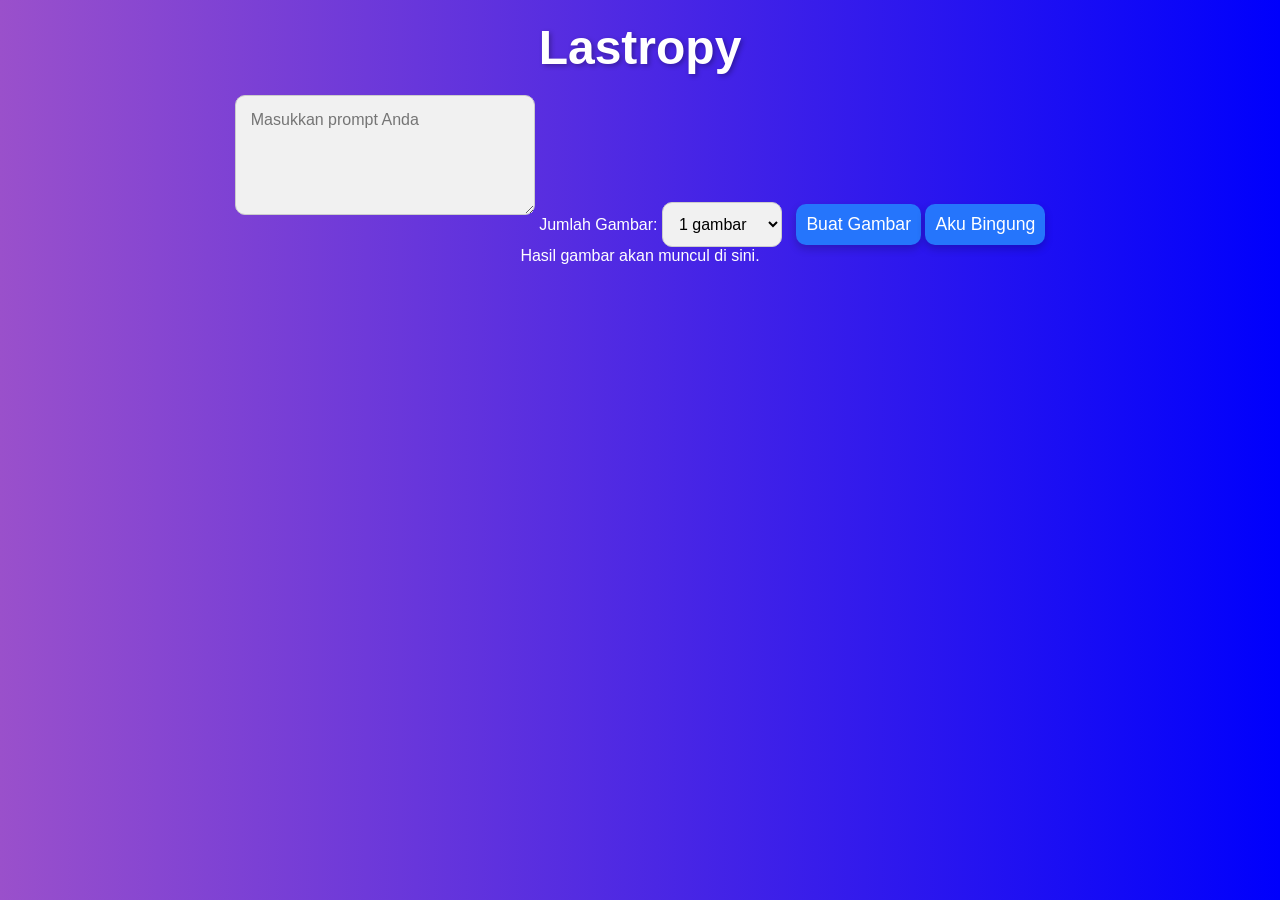
<file: Ai/index.html>
<!DOCTYPE html>
<html lang="en">
<head>
  <meta charset="UTF-8">
  <meta name="viewport" content="width=device-width, initial-scale=1.0">
  <title>Aplikasi pembuat gambar</title>
  <link rel="stylesheet" href="style.css">
</head>
<body>
    <h1>Lastropy</h1>
    <div>
  <textarea id="prompt" placeholder="Masukkan prompt Anda"></textarea>
  <label for="numImages">Jumlah Gambar:</label>
  <select id="numImages">
    <option value="1">1 gambar</option>
    <option value="2">2 gambar</option>
    <option value="3">3 gambar</option>
    <option value="4">4 gambar</option>
    <option value="5">5 gambar</option>
    <option value="6">6 gambar</option>
    <option value="7">7 gambar</option>
    <option value="8">8 gambar</option>
    <option value="9">9 gambar</option>
    <option value="10">10 gambar</option>
    <option value="11">11 gambar</option>
    <option value="12">12 gambar</option>
    <option value="13">13 gambar</option>
    <option value="14">14 gambar</option>
  </select>
  <button id="generateBtn">Buat Gambar</button>
  <button id="randomPromptBtn">Aku Bingung</button>
</div>
<div id="result"></div>
      <p>Hasil gambar akan muncul di sini.</p>
    </div>
  </div>
  <script src="script.js"></script>
</body>
</html>
</file>
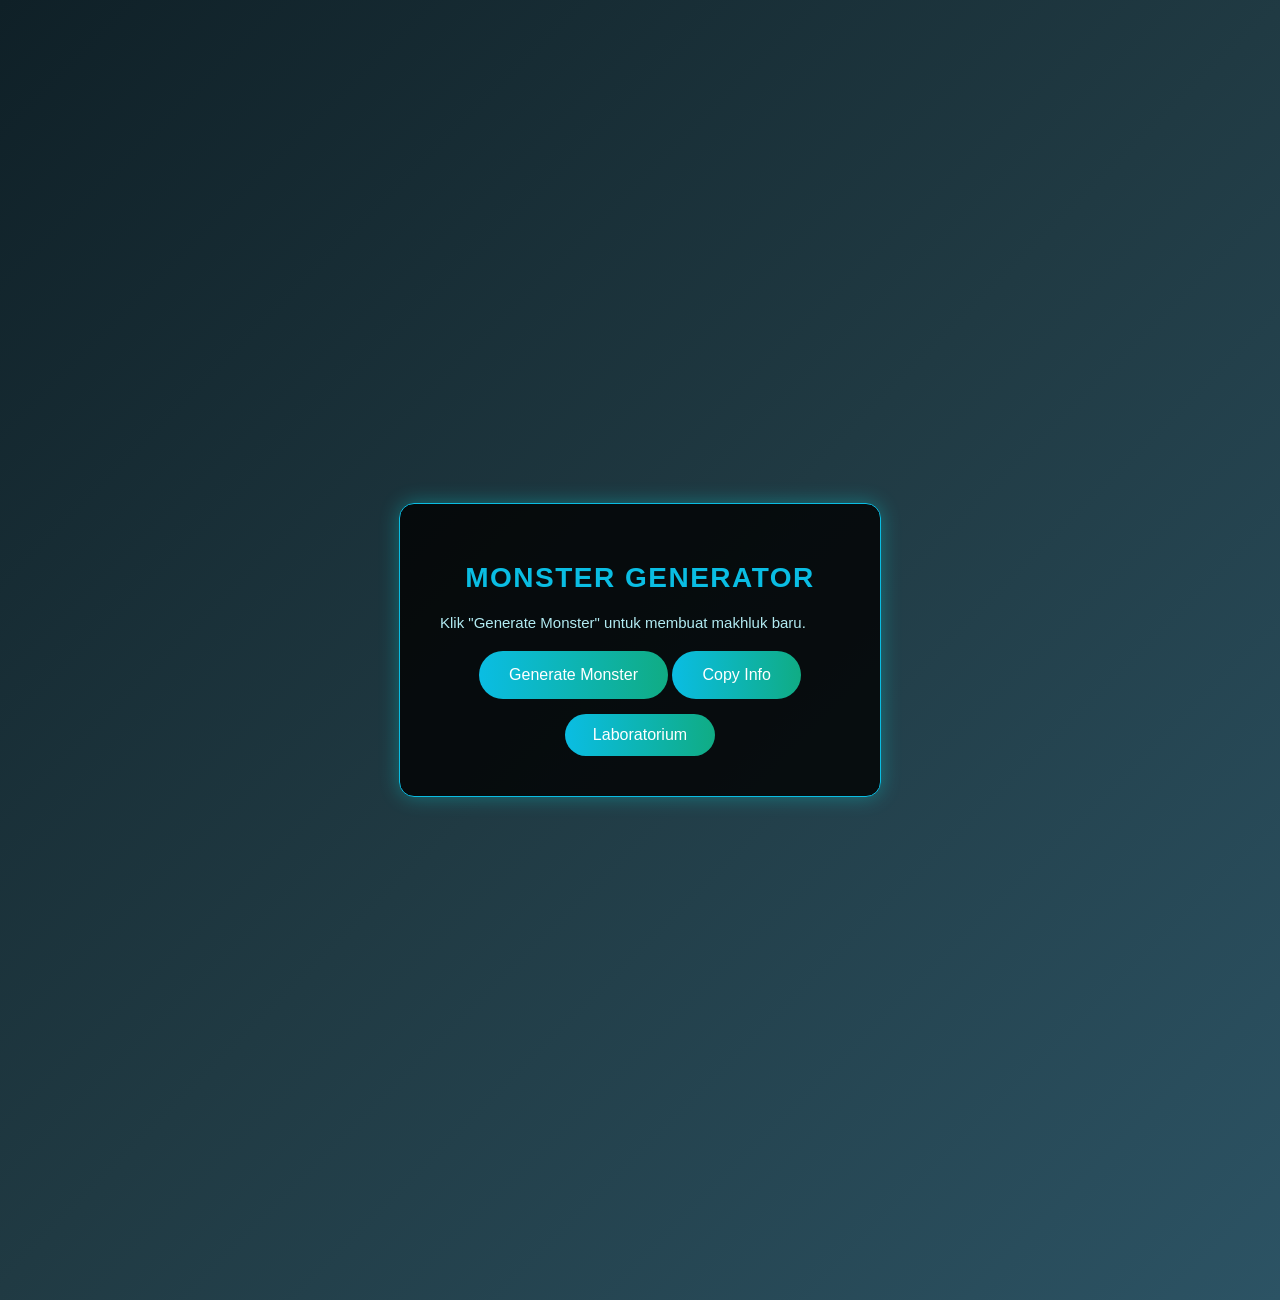
<file: Monster/index.html>
<!DOCTYPE html>
<html lang="id">
<head>
    <meta charset="UTF-8">
    <meta name="viewport" content="width=device-width, initial-scale=1.0">
    <title>Monster Generator</title>
    <link rel="stylesheet" href="style.css">
</head>
<body>
    <div class="container">
        <h1>Monster Generator</h1>
        <div class="info" id="monsterInfo">Klik "Generate Monster" untuk membuat makhluk baru.</div>
        <div class="loading-bar-container" id="loadingBarContainer" style="display: none;">
            <div class="loading-bar" id="loadingBar"></div>
        </div>
        <button class="button" onclick="generateMonster()">Generate Monster</button>
        <button class="button copy-button" onclick="copyToClipboard()">Copy Info</button>
            <button class="tombol" onclick="location.href='Laboratorium.html'">Laboratorium</button>
        <img id="monsterImage" class="monster-image" src="loading.gif" style="display: none;">
        
        <!-- Tombol Download -->
        <a id="downloadButton" class="button" style="display: none;" download="monster-image.png">Download Image</a>
    </div>
    
    <script src="a.js"></script>
    <script src="generate_image.js"></script>
    <script src="script.js"></script>
</body>
    </html>
</file>
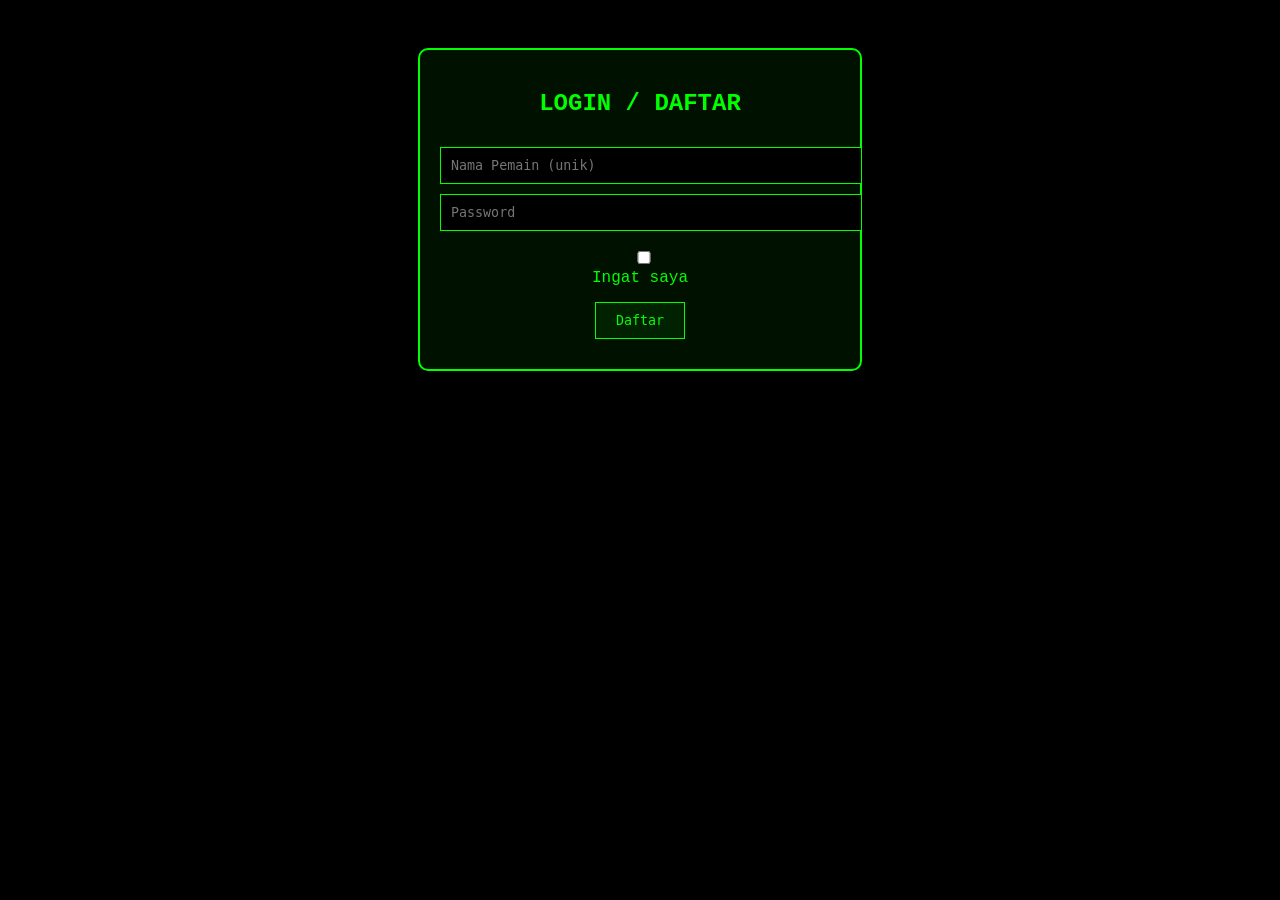
<file: avatar.html>
<!DOCTYPE html>
<html lang="id">
<head>
  <meta charset="UTF-8" />
  <title>Pilih Avatar</title>
  <style>
    body {
      background-color: #000;
      color: #0f0;
      font-family: monospace;
      margin: 0;
      padding: 0;
    }
    header {
      position: fixed;
      top: 0;
      width: 100%;
      background: transparent;
      color: #0f0;
      text-align: center;
      padding: 15px 0;
      font-weight: bold;
      z-index: 1;
    }
    .container {
      margin-top: 60px;
      height: calc(100vh - 60px);
      overflow-y: auto;
      padding: 2px;
    }
    .avatar-grid {
      display: grid;
      grid-template-columns: repeat(4, 1fr);
      gap: 2px;
      justify-items: center;
    }
    .avatar {
      width: 74px;
      height: 74px;
      object-fit: cover;
      border: 2px solid #0f0;
      border-radius: 10px;
      cursor: pointer;
      transition: transform 0.2s;
    }
    .avatar:hover {
      transform: scale(1.1);
    }
    .avatar.selected {
      border-color: yellow;
    }
  </style>
</head>
<body>
  <header>Double klik pada gambar untuk mengganti avatar</header>
  <div class="container">
    <div class="avatar-grid" id="avatarGrid"></div>
  </div>

  <script src="config.js"></script>
  <script>
    const avatarList = Array.from({ length: 30 }, (_, i) => `avatar${i + 1}.png`);
    let selectedAvatar = null;
    const grid = document.getElementById("avatarGrid");
    const playerName = localStorage.getItem("playerName");

    if (!playerName) {
      alert("Silakan login terlebih dahulu.");
      window.location.href = "login.html";
    }

    avatarList.forEach(avatar => {
      const img = document.createElement("img");
      img.src = `assets/avatars/${avatar}`;
      img.alt = avatar;
      img.classList.add("avatar");
      img.ondblclick = async () => {
        document.querySelectorAll(".avatar").forEach(el => el.classList.remove("selected"));
        img.classList.add("selected");
        selectedAvatar = avatar;

        const res = await fetch(`${BASE_URL}/Players?username=eq.${encodeURIComponent(playerName)}`, {
          method: "PATCH",
          headers: {
            apikey: API_KEY,
            Authorization: `Bearer ${API_KEY}`,
            "Content-Type": "application/json"
          },
          body: JSON.stringify({ avatar: selectedAvatar })
        });

        if (res.ok) {
          alert("Avatar berhasil disimpan!");
          window.location.href = "Komentar.html";
        } else {
          alert("Gagal menyimpan avatar.");
          console.error(await res.text());
        }
      };
      grid.appendChild(img);
    });
  </script>
</body>
</html>
</file>
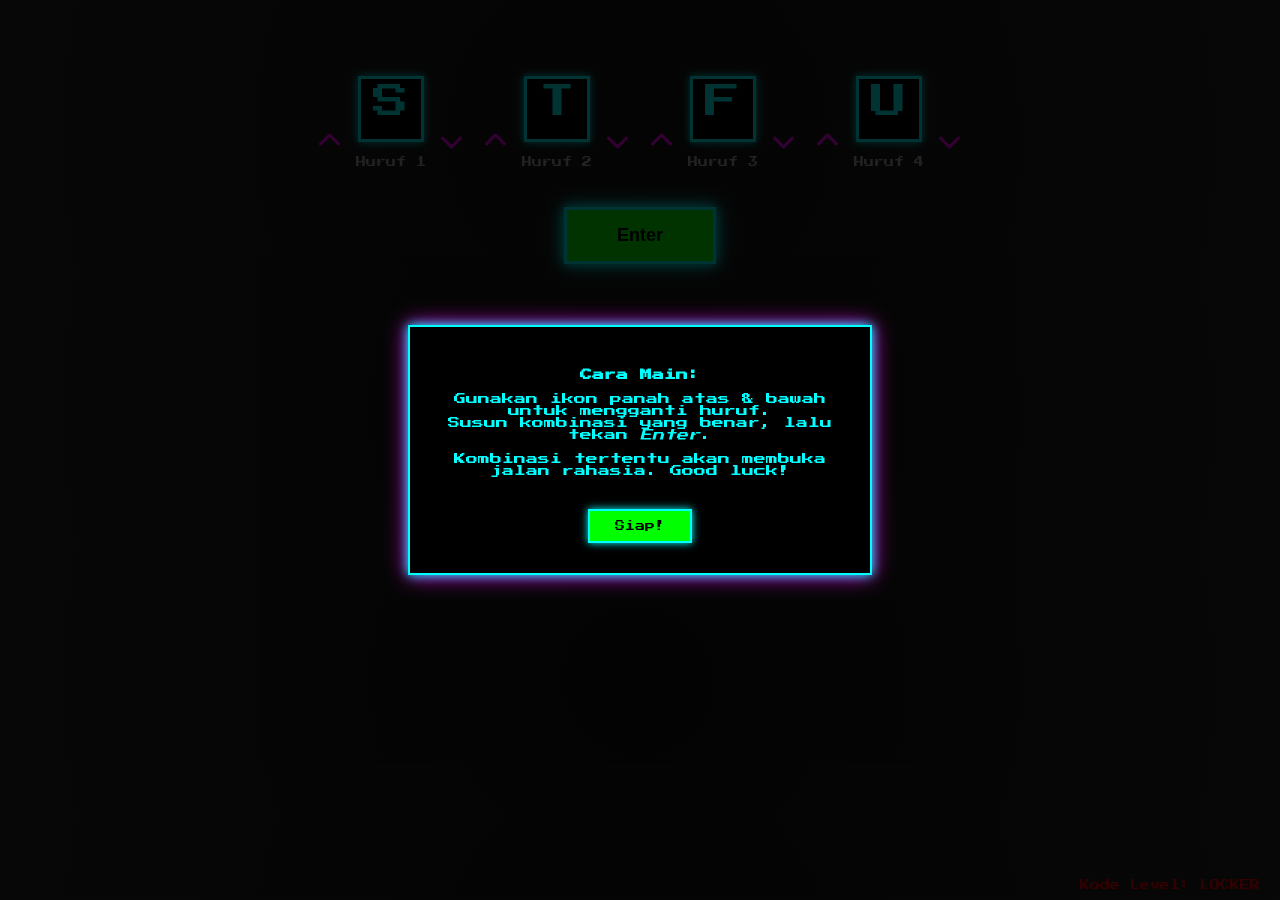
<file: berangkas.html>
<!DOCTYPE html>
<html lang="en">
<head>
  <meta charset="UTF-8">
  <title>Kombinasi Retro Vault</title>
  <link rel="stylesheet" href="https://cdnjs.cloudflare.com/ajax/libs/font-awesome/6.5.0/css/all.min.css">
  <style>
    @import url('https://fonts.googleapis.com/css2?family=Press+Start+2P&display=swap');

    body {
      background: radial-gradient(circle, #111 0%, #222 100%);
      color: #0ff;
      font-family: 'Press Start 2P', monospace;
      text-align: center;
      padding-top: 60px;
      overflow: hidden;
    }

    .glitch {
      position: absolute;
      top: 0;
      left: 0;
      width: 100%;
      height: 100%;
      background: repeating-linear-gradient(
        0deg,
        rgba(255, 255, 255, 0.02) 0px,
        rgba(255, 255, 255, 0.02) 1px,
        transparent 1px,
        transparent 2px
      );
      pointer-events: none;
      animation: glitchAnim 1s infinite linear;
      z-index: 5;
    }

    @keyframes glitchAnim {
      0% { transform: translateY(0); }
      50% { transform: translateY(-1px); }
      100% { transform: translateY(0); }
    }

    .panel {
      display: flex;
      justify-content: center;
      margin-bottom: 40px;
    }

    .column {
      margin: 0 10px;
      text-align: center;
    }

    .icon-btn {
      color: #f0f;
      font-size: 24px;
      cursor: pointer;
      transition: transform 0.1s ease-in-out;
    }

    .icon-btn:active {
      transform: scale(0.9);
    }

    .letter-box {
      width: 60px;
      height: 60px;
      font-size: 36px;
      background: #000;
      color: #0ff;
      border: 3px solid #0ff;
      box-shadow: 0 0 8px #0ff;
      position: relative;
      overflow: hidden;
      display: inline-block;
      margin: 8px 0;
    }

    .letter-content {
      position: absolute;
      top: 5px;
      width: 100%;
      transition: top 0.2s ease-in-out;
    }

    .label {
      font-size: 10px;
      margin-top: 4px;
      color: #aaa;
    }

    #enterBtn {
      background: #0f0;
      color: #000;
      padding: 15px 50px;
      font-size: 18px;
      border: 3px solid #0ff;
      cursor: pointer;
      font-weight: bold;
      box-shadow: 0 0 10px #0ff, 0 0 20px #0ff;
    }

    #enterBtn:active {
      transform: scale(0.95);
    }

    #loading {
      display: none;
      margin-top: 30px;
    }

    #loadingText {
      color: #f0f;
      margin-bottom: 10px;
      font-size: 16px;
    }

    .progress-bar {
      width: 300px;
      height: 20px;
      border: 2px solid #0ff;
      margin: 0 auto;
      background: #000;
      box-shadow: 0 0 8px #0ff;
      position: relative;
      overflow: hidden;
    }

    .progress-fill {
      width: 0%;
      height: 100%;
      background: linear-gradient(90deg, #0ff, #f0f);
      animation: glitchBar 1s infinite alternate;
    }

    @keyframes glitchBar {
      0% { filter: hue-rotate(0deg); }
      100% { filter: hue-rotate(30deg); }
    }

    #levelCode {
      position: absolute;
      bottom: 10px;
      right: 20px;
      font-size: 10px;
      opacity: 1;
      color: #f00;
    }
    #popupModal {
  position: fixed;
  top: 0;
  left: 0;
  width: 100%;
  height: 100%;
  background-color: rgba(0,0,0,0.8);
  display: flex;
  align-items: center;
  justify-content: center;
  z-index: 999;
}

.modal-content {
  background: #000;
  border: 2px solid #0ff;
  box-shadow: 0 0 10px #0ff, 0 0 20px #f0f;
  padding: 30px;
  text-align: center;
  max-width: 400px;
  color: #0ff;
  font-size: 12px;
  font-family: 'Press Start 2P', monospace;
}

.modal-content button {
  margin-top: 20px;
  padding: 10px 25px;
  font-family: 'Press Start 2P', monospace;
  font-size: 10px;
  background-color: #0f0;
  color: #000;
  border: 2px solid #0ff;
  box-shadow: 0 0 8px #0ff;
  cursor: pointer;
}
.modal-content button:hover {
  background-color: #0ff;
  color: #000;
}
  </style>
</head>
<body>

<div class="glitch"></div>
<div id="popupModal">
  <div class="modal-content">
    <p><strong>Cara Main:</strong><br><br>
      Gunakan ikon panah atas & bawah untuk mengganti huruf.<br>
      Susun kombinasi yang benar, lalu tekan <em>Enter</em>.<br><br>
      Kombinasi tertentu akan membuka jalan rahasia. Good luck!
    </p>
    <button onclick="closeModal()">Siap!</button>
  </div>
</div>
<div class="panel">
  <div class="column">
    <i class="fa-solid fa-chevron-up icon-btn" onclick="changeLetter(0, 1)"></i>
    <div class="letter-box"><div class="letter-content" id="letter0">S</div></div>
    <i class="fa-solid fa-chevron-down icon-btn" onclick="changeLetter(0, -1)"></i>
    <div class="label">Huruf 1</div>
  </div>
  <div class="column">
    <i class="fa-solid fa-chevron-up icon-btn" onclick="changeLetter(1, 1)"></i>
    <div class="letter-box"><div class="letter-content" id="letter1">T</div></div>
    <i class="fa-solid fa-chevron-down icon-btn" onclick="changeLetter(1, -1)"></i>
    <div class="label">Huruf 2</div>
  </div>
  <div class="column">
    <i class="fa-solid fa-chevron-up icon-btn" onclick="changeLetter(2, 1)"></i>
    <div class="letter-box"><div class="letter-content" id="letter2">F</div></div>
    <i class="fa-solid fa-chevron-down icon-btn" onclick="changeLetter(2, -1)"></i>
    <div class="label">Huruf 3</div>
  </div>
  <div class="column">
    <i class="fa-solid fa-chevron-up icon-btn" onclick="changeLetter(3, 1)"></i>
    <div class="letter-box"><div class="letter-content" id="letter3">U</div></div>
    <i class="fa-solid fa-chevron-down icon-btn" onclick="changeLetter(3, -1)"></i>
    <div class="label">Huruf 4</div>
  </div>
</div>

<button id="enterBtn" onclick="checkCombination()">Enter</button>

<div id="loading">
  <div id="loadingText">Loading...</div>
  <div class="progress-bar">
    <div class="progress-fill" id="progressFill"></div>
  </div>
</div>

<div id="levelCode">Kode Level: LOCKER</div>

<audio id="typeSound" src="assets/audio/type.mp3" preload="auto"></audio>
<audio id="alertSound" src="assets/audio/alert.mp3" preload="auto"></audio>
<audio id="enterSound" src="assets/audio/button.mp3" preload="auto"></audio>

<script>
  const letters = ['S', 'T', 'F', 'U'];
  const letterElements = [
    document.getElementById('letter0'),
    document.getElementById('letter1'),
    document.getElementById('letter2'),
    document.getElementById('letter3')
  ];
  const typeSound = document.getElementById('typeSound');
  const enterSound = document.getElementById('enterSound');
  const alertSound = document.getElementById('alertSound');

  const bannedCombos = ["FUCK", "DICK", "KNTL", "LNTE", "JNCK", "NIGA", "GAYY", "WOWO", "BIBD", "BABI", "PORN", "ANAL", "ANUS", "BTCH", "PELI", "MEKI", "TAIK", "ANJG", "BGST", "PKMK", "KMPR", "PNTK", "XNXX", "NGNT", "JMBT", "PLER", "MBUT", "JANC", "KIMK", "NGTD", "BODO", "LOKO", "TULI", "CUNT", "SLUT", "HOES", "FAGG", "TWAT", "JERK", "DUMB", "POOP", "SHIT", "CRAP", "SUCK", "HELL", "ARSE", "PISS", "MOFO", "NUTS", "BUTT", "BOOB"];
  const redirectCombos = {
    "TIME": "jam.html",
    "LOBI": "index.html",
    "BALL": "run.html",
    "CHAT": "komentar.html",
    "DVID": "level-6b.html"
  };

  function changeLetter(index, direction) {
    let charCode = letters[index].charCodeAt(0);
    charCode += direction;
    if (charCode > 90) charCode = 65;
    if (charCode < 65) charCode = 90;
    letters[index] = String.fromCharCode(charCode);

    typeSound.currentTime = 0;
    typeSound.play();

    const elem = letterElements[index];
    elem.style.top = direction === 1 ? '-60px' : '60px';
    setTimeout(() => {
      elem.innerText = letters[index];
      elem.style.transition = 'none';
      elem.style.top = direction === 1 ? '60px' : '-60px';
      setTimeout(() => {
        elem.style.transition = 'top 0.2s ease-in-out';
        elem.style.top = '5px';
      }, 10);
    }, 200);
  }

  function checkCombination() {
    enterSound.currentTime = 0;
    enterSound.play();

    const combo = letters.join('');

    if (redirectCombos[combo]) {
      document.getElementById('loading').style.display = 'block';
      let progress = 0;
      const interval = setInterval(() => {
        progress += 2;
        document.getElementById('progressFill').style.width = progress + '%';
        if (progress >= 100) {
          clearInterval(interval);
          window.location.href = redirectCombos[combo];
        }
      }, 40);
      return;
    }

    if (bannedCombos.includes(combo)) {
      letterElements.forEach(elem => {
        elem.parentElement.style.border = '3px solid red';
      });
    } else {
      letterElements.forEach(elem => {
        elem.parentElement.style.border = '3px solid #0ff';
      });
    }

    alertSound.currentTime = 0;
    alertSound.play();
    if (navigator.vibrate) navigator.vibrate([200, 100, 200]);
  }
  
  function closeModal() {
  document.getElementById('popupModal').style.display = 'none';
}
</script>

</body>
</html>
</file>
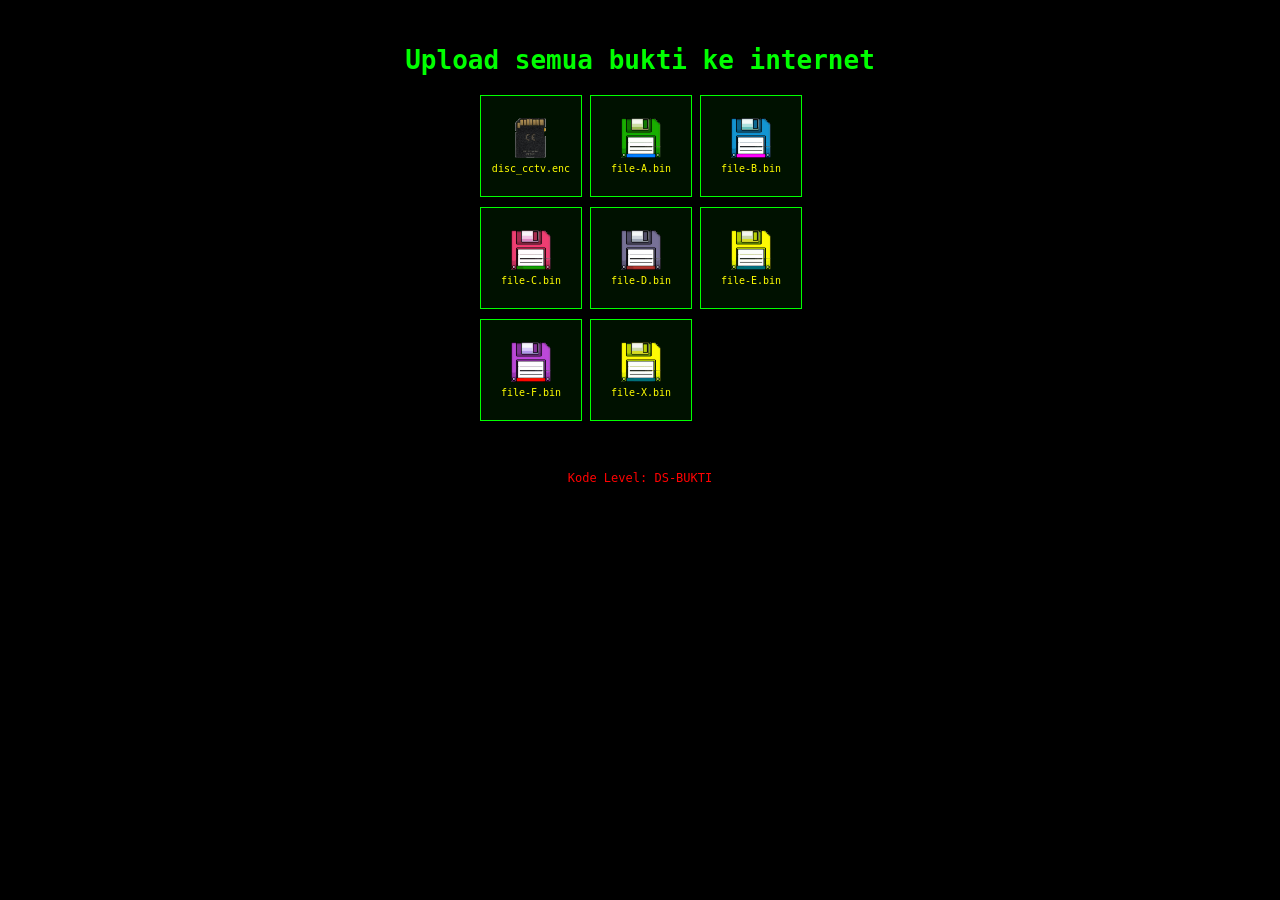
<file: bukti.html>
<!DOCTYPE html>
<html lang="id">
<head>
  <meta charset="UTF-8" />
  <title>bukti</title>
  <style>
    body {
      background: #000;
      color: #0f0;
      font-family: monospace;
      text-align: center;
      padding: 20px;
      overflow: hidden;
      animation: glitchBackground 2s infinite;
    }
    @keyframes glitchBackground {
      0%, 100% { background-color: #000; }
      50% { background-color: #111; }
    }
    .grid {
      display: grid;
      grid-template-columns: repeat(3, 100px);
      gap: 10px;
      justify-content: center;
      margin: 20px auto;
    }
    .file {
      display: flex;
      flex-direction: column;
      align-items: center;
      justify-content: center;
      width: 100px;
      height: 100px;
      background-color: #001100;
      border: 1px solid #0f0;
      cursor: pointer;
      position: relative;
      transition: 0.2s;
    }
    .file:hover {
      box-shadow: 0 0 10px #0f0;
      transform: scale(1.05);
    }
    .file img {
      width: 40px;
      height: 40px;
    }
    .file span {
      margin-top: 5px;
      font-size: 10px;
      color: #0f0;
      word-break: break-word;
      text-align: center;
    }
    .menu {
      position: absolute;
      background: white;
      color: black;
      border: 1px solid #ccc;
      display: none;
      z-index: 1000;
      font-family: monospace;
    }
    .menu button {
      display: block;
      width: 100%;
      background: white;
      color: black;
      border: none;
      padding: 5px 10px;
      text-align: left;
      cursor: pointer;
    }
    .menu button:hover {
      background: #eee;
    }
    .popup {
      position: fixed;
      top: 50%;
      left: 50%;
      transform: translate(-50%, -50%);
      background: #111;
      color: #0f0;
      border: 1px solid #0f0;
      padding: 20px;
      z-index: 2000;
      display: none;
      max-height: 80vh;
      width: 250px;
      overflow-y: auto;
      text-align: left;
      box-shadow: 0 0 20px #0f0;
      transition: 0.3s;
    }
    .footer {
      margin-top: 50px;
      text-align: center;
      font-size: 12px;
      color: #ff0202;
    }
    #uploadProgress {
      width: 100%;
      background: #000;
      border: 1px solid #0f0;
      height: 20px;
      margin-top: 10px;
      display: none;
    }
    #uploadBar {
      height: 100%;
      width: 0%;
      background: #0f0;
    }
    .file.not-uploaded span {
      color: #ff0;
    }
    #uploadPopup h3::after {
  content: '';
  display: inline-block;
  width: 8px;
  height: 14px;
  background: #0f0;
  margin-left: 5px;
  animation: blink 1s steps(1) infinite;
}

@keyframes blink {
  50% { opacity: 0; }
}

#uploadBar {
  background: linear-gradient(90deg, #0f0, #090);
  animation: pulseBar 0.8s infinite linear;
}

@keyframes pulseBar {
  0% { filter: brightness(100%); }
  50% { filter: brightness(150%); }
  100% { filter: brightness(100%); }
}
  </style>
</head>
<body>
  <h1>Upload semua bukti ke internet</h1>
  <div class="grid" id="fileGrid"></div>

  <div class="menu" id="contextMenu"></div>

  <div class="popup" id="openPopup">
    <h3>Preview File</h3>
    <div id="openList">Konten file ini tidak dapat ditampilkan.</div>
    <button onclick="closePopup('openPopup')">Tutup</button>
  </div>

  <div class="popup" id="uploadPopup">
    <h3>Mengunggah...</h3>
    <div id="uploadProgress"><div id="uploadBar"></div></div>
  </div>

  <div class="popup" id="recoveryPopup">
    <h3>File rusak sebagian</h3>
    <p>Ingin mencoba memulihkannya?</p>
    <button onclick="recoverFile()">Oke</button>
  </div>

  <audio id="buttonSound" src="assets/audio/button.mp3" preload="auto"></audio>
  <audio id="typeSound" src="assets/audio/type.mp3" preload="auto"></audio>

  <script>
    const files = [
      { name: "disc_cctv.enc", icon: "assets/images/disc_cctv.png", type: "bin" },
      { name: "file-A.bin", icon: "assets/images/file-A.png", type: "bin" },
      { name: "file-B.bin", icon: "assets/images/file-B.png", type: "bin" },
      { name: "file-C.bin", icon: "assets/images/file-C.png", type: "bin" },
      { name: "file-D.bin", icon: "assets/images/file-D.png", type: "bin" },
      { name: "file-E.bin", icon: "assets/images/file-E.png", type: "bin" },
      { name: "file-F.bin", icon: "assets/images/file-F.png", type: "bin" },
      { name: "file-X.bin", icon: "assets/images/file-X.png", type: "bin" }
    ];

    let copiedFile = null;
    let currentFile = null;
    const grid = document.getElementById("fileGrid");
    const contextMenu = document.getElementById("contextMenu");
    const buttonSound = document.getElementById("buttonSound");
    const typeSound = document.getElementById("typeSound");

    function playSound(sound) {
      sound.currentTime = 0;
      sound.play().catch(() => {});
    }

    function isUploaded(name) {
      return localStorage.getItem("uploaded_" + name) === "true";
    }

    function markUploaded(name) {
      localStorage.setItem("uploaded_" + name, "true");
    }

    function isRecovered(name) {
      return localStorage.getItem("recovered_" + name) === "true";
    }

    function markRecovered(name) {
      localStorage.setItem("recovered_" + name, "true");
    }

    function allUploaded() {
      return files.every(f => isUploaded(f.name));
    }
function allRequiredFilesUploaded() {
  const required = [
    "disc_cctv.enc",
    "file-A.bin", "file-B.bin", "file-C.bin",
    "file-D.bin", "file-E.bin", "file-F.bin", "file-X.bin"
  ];
  return required.every(name => isUploaded(name));
}


    function renderFiles() {
      grid.innerHTML = "";
      files.forEach(file => {
        const div = document.createElement("div");
        div.className = "file" + (isUploaded(file.name) ? "" : " not-uploaded");
        div.dataset.name = file.name;
        div.dataset.type = file.type;

        const img = document.createElement("img");
        img.src = file.icon;
        const label = document.createElement("span");
        label.textContent = file.name + (isUploaded(file.name) ? " ✓" : "");

        div.appendChild(img);
        div.appendChild(label);
        grid.appendChild(div);

        div.ondblclick = (e) => {
          e.preventDefault();
          playSound(buttonSound);
          currentFile = file;
          showMenu(e.pageX, e.pageY);
        };
      });
    }

    function showMenu(x, y) {
      contextMenu.style.left = x + "px";
      contextMenu.style.top = y + "px";
      contextMenu.innerHTML = `
        <button onclick="openFile()">Open</button>
        <button onclick="renameFile()">Rename</button>
        <button onclick="copyFile()">Copy</button>
        <button onclick="pasteFile()">Paste</button>
        <button onclick="deleteFile()">Delete</button>
        <button onclick="uploadFile()">Upload</button>
        <button onclick="closeMenu()">Close</button>
      `;
      contextMenu.style.display = "block";
    }

    function closeMenu() {
      contextMenu.style.display = "none";
    }

    window.onclick = e => {
      if (!contextMenu.contains(e.target)) closeMenu();
    };

    function openFile() {
      playSound(buttonSound);
      let txtName = currentFile.name.replace(/\.\w+$/, ".txt");

      if (currentFile.name === "disc_cctv.enc") {
        txtName = isRecovered("disc_cctv.enc") ? "disc_cctv_true.txt" : "disc_cctv_false.txt";
      }

      const txtFile = "assets/media/" + txtName;
      fetch(txtFile)
        .then(res => res.text())
        .then(text => typeText(text))
        .catch(() => typeText("Tidak dapat membuka file."));
      closeMenu();
    }

    function typeText(text) {
  const container = document.getElementById("openList");
  container.innerHTML = "";
  showPopup("openPopup");

  const lines = text.split("\n");
  let i = 0;

  function typeNextLine() {
    if (i < lines.length) {
      const line = lines[i];
      const div = document.createElement("div");

      if (line.startsWith("[INVALID]")) {
        div.innerHTML = "[-- : -- : --] [Data Rusak]";
        div.style.color = "#f00"; // merah
      } else {
        div.textContent = line;
        div.style.color = "#0f0"; // hijau
      }

      container.appendChild(div);
      playSound(typeSound);
      i++;
      setTimeout(typeNextLine, 200);
    }
  }

  typeNextLine();
}

    function renameFile() {
      playSound(buttonSound);
      const newName = prompt("Masukkan nama baru:", currentFile.name);
      if (newName) {
        currentFile.name = newName;
        currentFile.icon = "assets/images/" + newName.replace(/\.\w+$/, "") + ".png";
        renderFiles();
      }
      closeMenu();
    }

    function copyFile() {
      playSound(buttonSound);
      copiedFile = { ...currentFile };
      closeMenu();
    }

    function pasteFile() {
      playSound(buttonSound);
      if (copiedFile) {
        const newCopy = { ...copiedFile };
        const baseName = copiedFile.name.replace(/\.\w+$/, "");
        let suffix = 1;
        while (files.some(f => f.name === `${baseName}_copy${suffix}.bin`)) suffix++;
        newCopy.name = `${baseName}_copy${suffix}.bin`;
        newCopy.icon = "assets/images/" + baseName + ".png";
        files.push(newCopy);
        renderFiles();
      }
      closeMenu();
    }

    function deleteFile() {
      playSound(buttonSound);
      const index = files.indexOf(currentFile);
      if (index !== -1) {
        files.splice(index, 1);
        renderFiles();
      }
      closeMenu();
    }

    
function uploadFile() {
  playSound(buttonSound);

  if (currentFile.name === "disc_cctv.enc" && !isRecovered("disc_cctv.enc")) {
    showPopup("recoveryPopup");
    closeMenu();
    return;
  }

  const popup = document.getElementById("uploadPopup");
  const bar = document.getElementById("uploadBar");
  popup.querySelector("h3").textContent = "Mengunggah file '" + currentFile.name + "'...";
  popup.style.display = "block";
  bar.style.width = "0%";
  let progress = 0;
  const interval = setInterval(() => {
    progress += 2;
    bar.style.width = progress + "%";
    playSound(typeSound);
    if (progress >= 100) {
      clearInterval(interval);
      popup.style.display = "none";
      markUploaded(currentFile.name);
      renderFiles();

      if (allRequiredFilesUploaded()) {
        popup.querySelector("h3").textContent = "Mengalihkan...";
        popup.style.display = "block";
        bar.style.width = "0%";
        let redirectProgress = 0;
        const redirectInterval = setInterval(() => {
          redirectProgress += 5;
          bar.style.width = redirectProgress + "%";
          if (redirectProgress >= 100) {
            clearInterval(redirectInterval);
            window.location.href = "ending-2.html";
          }
        }, 60);
      }
    }
  }, 80);
  closeMenu();
}


    function recoverFile() {
  closePopup("recoveryPopup");
  const popup = document.getElementById("uploadPopup");
  const bar = document.getElementById("uploadBar");
  popup.querySelector("h3").textContent = "Memulihkan file rusak...";
  popup.style.display = "block";
  bar.style.width = "0%";
  let progress = 0;
  const interval = setInterval(() => {
    progress += 2;
    bar.style.width = progress + "%";
    playSound(typeSound);
    if (progress >= 100) {
      clearInterval(interval);
      popup.style.display = "none";
      markRecovered("disc_cctv.enc");
      alert("Pemulihan berhasil. Silakan upload ulang file.");
    }
  }, 80);
}

    function closePopup(id) {
      document.getElementById(id).style.display = "none";
      playSound(buttonSound);
    }

    function showPopup(id) {
      document.getElementById(id).style.display = "block";
    }

    renderFiles();
  </script>

  <div class="footer">Kode Level: DS-BUKTI</div>
</body>
</html>
</file>
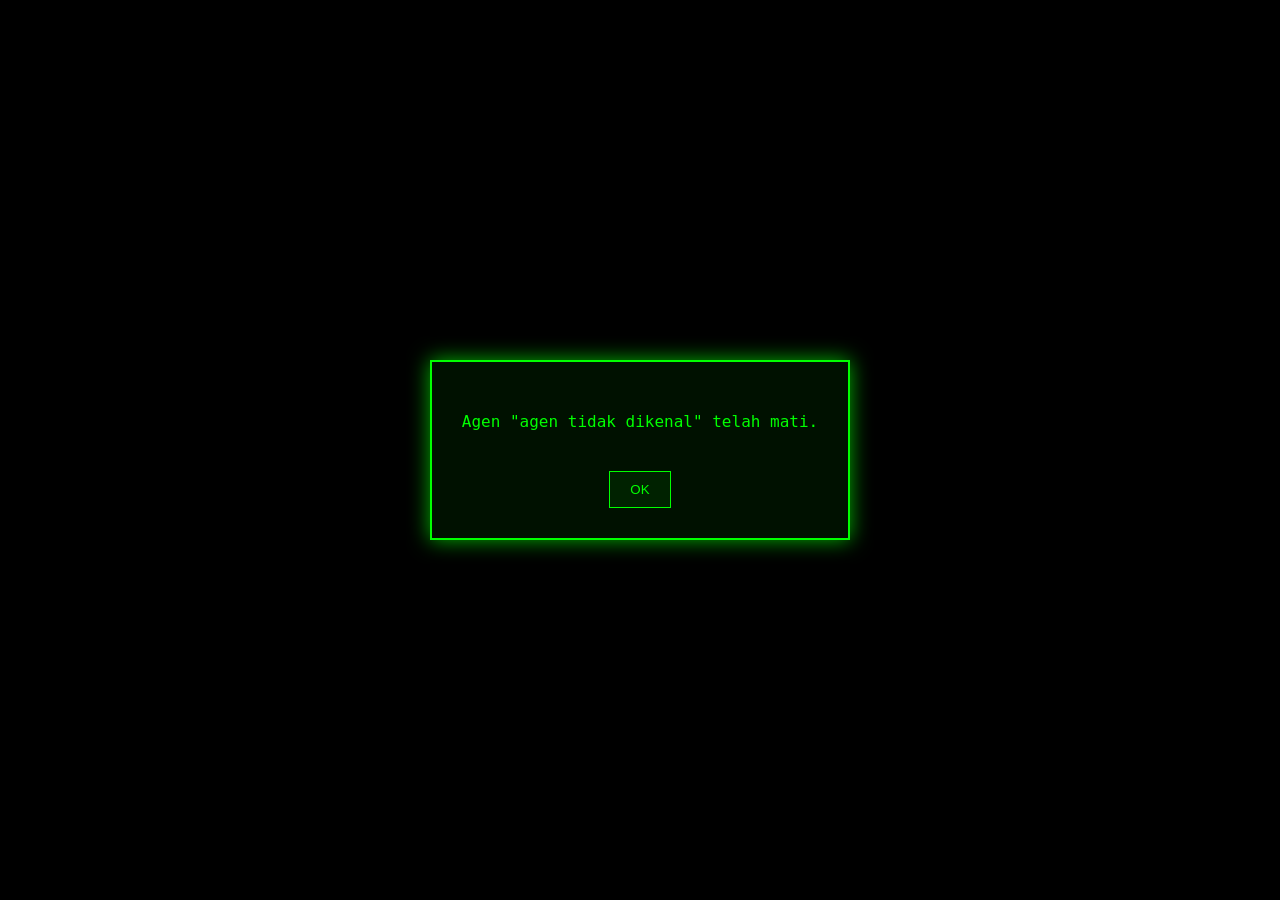
<file: dead-ending.html>
<!DOCTYPE html>
<html lang="id">
<head>
  <meta charset="UTF-8" />
  <meta name="viewport" content="width=device-width, initial-scale=1.0"/>
  <title>dead-ending</title>
 <link rel="stylesheet" href="dead-ending.css">  
</head>
<body>
  <!-- POPUP -->
  <div class="popup-start" id="startPopup">
    <div class="popup-box">
      <p id="popupText">Agen telah mati.</p>
      <button id="startBtn">OK</button>
    </div>
  </div>

  <div class="container" id="mainContent" style="display:none;">
    <!-- Frame Player -->
    <div class="frame-player" id="frame-container">
      <img id="frame" src="assets/images/frame-001.png" alt="dead-ending">
    </div>
<div id="continuePopup" style="display: none;">
  <div class="popup-box">
    <p>Lanjutkan ke laporan misi terakhir?</p>
    <button id="continueBtn">Lanjutkan</button>
  </div>
</div>
    <!-- Narasi -->
    <div class="narrative" id="narrative">
      <h1 id="typeTitle" class="glitch"></h1>
      <div id="content">
        <p id="line1"></p>
        <p id="line2"></p>
        <p id="line3"></p>
        <p id="line4"></p>
        <p id="line5"></p>
        <p id="line6"></p>
        <p id="line7"></p>
      </div>
      <div class="code-display">LEVEL CODE: DE4D-N</div>
      <a href="index.html" class="back-button">Kembali ke Awal</a>
    </div>
  </div>

  <!-- Audio -->
  <audio id="bgLoopType" src="assets/audio/type.mp3" preload="auto" loop></audio>
  <audio id="typeSound" src="assets/audio/type.mp3" preload="auto"></audio>

  <script src="dead-ending.js"></script>
</body>
</html>
</file>
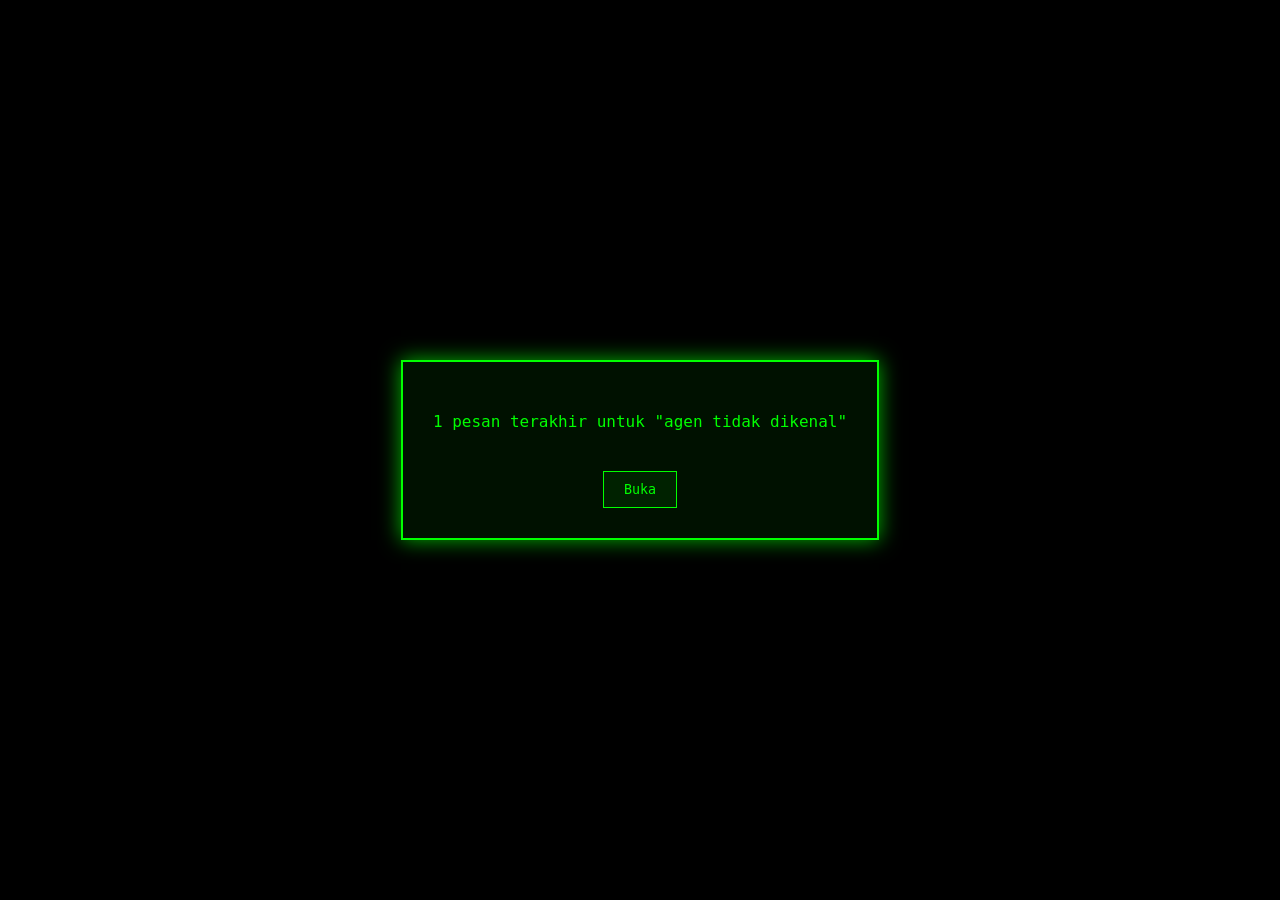
<file: deceptive-ending.html>
<!DOCTYPE html>
<html lang="id">
<head>
  <meta charset="UTF-8">
  <title>Deceptive Ending</title>
  <style>
    body {
      background-color: #000;
      color: #00ff00;
      font-family: 'Space Mono', monospace;
      margin: 0;
      padding: 0;
      overflow-x: hidden;
      min-height: 100vh;
    }

    .container {
      max-width: 800px;
      margin: 0 auto;
      padding: 40px 20px;
      display: flex;
      flex-direction: column;
      align-items: center;
      justify-content: flex-start;
      min-height: 100vh;
      box-sizing: border-box;
    }

    .narrative {
      display: none;
      border: 1px solid #00ff00;
      padding: 30px;
      box-shadow: 0 0 20px rgba(0, 255, 0, 0.5);
      width: 100%;
      box-sizing: border-box;
    }

    .narrative h1 {
      text-align: center;
      font-size: 28px;
      text-shadow: 0 0 5px #00ff00;
      margin-bottom: 30px;
    }

    .glitch {
      position: relative;
      color: #00ff00;
      animation: glitch 1s infinite;
    }

    @keyframes glitch {
      0% { text-shadow: 2px 0 red, -2px 0 blue; }
      20% { text-shadow: -2px 0 red, 2px 0 blue; }
      40% { text-shadow: 2px 0 red, -2px 0 blue; }
      60% { text-shadow: -2px 0 red, 2px 0 blue; }
      80% { text-shadow: 2px 0 red, -2px 0 blue; }
      100% { text-shadow: 0 0 transparent; }
    }

    p {
      margin: 20px 0;
      min-height: 1.2em;
    }

    .popup-start {
      position: fixed;
      top: 0; left: 0; right: 0; bottom: 0;
      background: rgba(0, 0, 0, 0.9);
      display: flex;
      justify-content: center;
      align-items: center;
      z-index: 9999;
    }

    .popup-box {
      background: #001100;
      border: 2px solid #00ff00;
      padding: 30px;
      text-align: center;
      color: #00ff00;
      box-shadow: 0 0 20px rgba(0, 255, 0, 0.7);
    }

    .popup-box button {
      margin-top: 20px;
      padding: 10px 20px;
      background: #002200;
      border: 1px solid #00ff00;
      color: #00ff00;
      cursor: pointer;
      font-family: 'Space Mono', monospace;
    }

    .popup-box button:hover {
      background: #004400;
    }

    .back-button {
      display: none;
      margin: 50px auto 0;
      padding: 14px 32px;
      background: #001100;
      color: #00ff00;
      border: 2px solid #00ff00;
      text-decoration: none;
      font-family: 'Space Mono', monospace;
      font-size: 16px;
      text-align: center;
      cursor: pointer;
      animation: glitch 1.5s infinite;
      box-shadow: 0 0 12px rgba(0, 255, 0, 0.5);
      transition: transform 0.2s;
    }

    .back-button:hover {
      background: #003300;
      transform: translateY(-2px);
    }
  </style>
</head>
<body>

  <div id="startPopup" class="popup-start">
    <div class="popup-box">
      <p id="popupText">1 pesan terakhir</p>
      <button id="startBtn">Buka</button>
    </div>
  </div>

  <div class="container" id="mainContent" style="display:none;">
    <div class="narrative" id="narrative">
      <h1 id="typeTitle" class="glitch"></h1>
      <p id="line1"></p>
      <p id="line2"></p>
      <p id="line3"></p>
      <p id="line4"></p>
      <p id="line5"></p>
      <p id="line6"></p>
      <p id="line7"></p>
      <p id="line8"></p>
      <p id="line9"></p>
      <p id="line10"></p>
    </div>
    <a href="index.html" id="backButton" class="back-button">Kembali ke Lobi</a>
  </div>

  <audio id="typeSound" src="assets/audio/type.mp3" preload="auto"></audio>
  <audio id="noisySound" src="assets/audio/deceptive.mp3" preload="auto" loop></audio>

  <script>
    const startPopup = document.getElementById('startPopup');
    const startBtn = document.getElementById('startBtn');
    const mainContent = document.getElementById('mainContent');
    const playerName = localStorage.getItem("playerName") || "agen tidak dikenal";

    const typeSound = document.getElementById("typeSound");
    const noisySound = document.getElementById("noisySound");

    document.getElementById("popupText").innerText = `1 pesan terakhir untuk "${playerName}"`;

    startBtn.addEventListener("click", () => {
      startPopup.style.display = "none";
      mainContent.style.display = "block";

      noisySound.volume = 0.4;
      noisySound.play();

      const achievements = JSON.parse(localStorage.getItem("achievements")) || {};
      achievements["Deceptive_ending"] = true;
      localStorage.setItem("achievements", JSON.stringify(achievements));

      showNarrative();
    });

    function typeLine(id, text, delay = 40, callback = null) {
      const element = document.getElementById(id);
      let index = 0;

      const interval = setInterval(() => {
        if (index < text.length) {
          element.innerHTML += text[index];
          try {
            typeSound.currentTime = 0;
            typeSound.play();
          } catch (e) {}
          index++;
        } else {
          clearInterval(interval);
          if (callback) callback();
        }
      }, delay);
    }

    function fadeOutAudio(audio, duration = 3000) {
      const step = 0.05;
      const interval = duration / (1 / step);
      const fade = setInterval(() => {
        if (audio.volume > step) {
          audio.volume -= step;
        } else {
          audio.volume = 0;
          audio.pause();
          clearInterval(fade);
        }
      }, interval);
    }

    function showNarrative() {
      const name = playerName;
      document.getElementById("typeTitle").innerHTML = "";
      document.getElementById("narrative").style.display = "block";

      const lines = [
        `Agen telah dimanipulasi.`,
        `Semua bukti dihapus oleh tangannya sendiri.`,
        `Tanpa disadari, ia menekan tombol yang menutup segalanya.`,
        ``,
        `Protokol Orion telah dijalankan.`,
        `Penghapusan ingatan massal tak terelakkan.`,
        `Sinkronisasi global: dimulai...`,
        ``,
        `Dunia tidak akan pernah tahu.`,
        `Dan nama ${name} akan lenyap bersama mereka yang mencoba mengingat.`
      ];

      typeLine("typeTitle", "DECEPTIVE ENDING", 70, () => {
        let i = 0;
        function nextLine() {
          if (i < lines.length) {
            typeLine(`line${i + 1}`, lines[i], 40, () => {
              i++;
              setTimeout(nextLine, 300);
            });
          } else {
            setTimeout(() => {
              fadeOutAudio(noisySound);
              document.getElementById("backButton").style.display = "block";
            }, 2000);
          }
        }
        nextLine();
      });
    }
  </script>

</body>
</html>
</file>
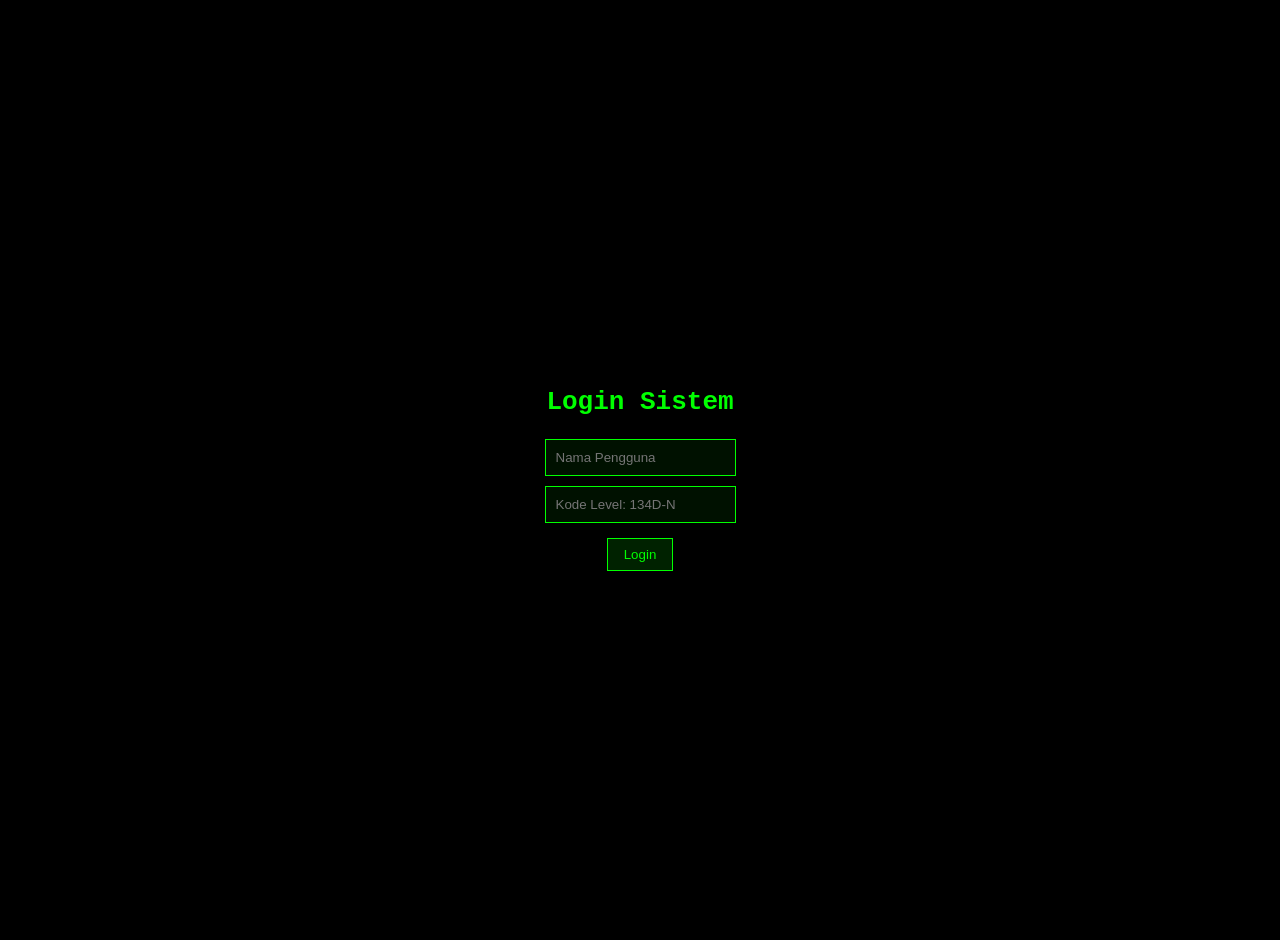
<file: ending-1.html>
<!DOCTYPE html><html lang="id">
<head>
  <meta charset="UTF-8">
  <title>Bad Ending</title>
  <style>
    body {
      background-color: #000;
      color: #0f0;
      font-family: monospace;
      display: flex;
      flex-direction: column;
      align-items: center;
      justify-content: center;
      height: 100vh;
      margin: 0;
      padding: 20px;
    }
    #loginForm, #loadingBarContainer, #popup, #finalPopup {
      display: none;
      flex-direction: column;
      align-items: center;
    }
    input {
      padding: 10px;
      margin: 5px;
      background: #001100;
      border: 1px solid #0f0;
      color: #0f0;
    }
    button {
      margin-top: 10px;
      padding: 8px 16px;
      background: #002200;
      color: #0f0;
      border: 1px solid #0f0;
      cursor: pointer;
    }
    #loadingBar {
      width: 300px;
      height: 20px;
      background: #002200;
      border: 1px solid #0f0;
      margin-top: 20px;
      position: relative;
    }
    #loadingProgress {
      background: #0f0;
      height: 100%;
      width: 0%;
    }
    #finalText {
      width: 300px;
      height: 250px;
      background: #001100;
      color: #0f0;
      border: none;
      padding: 10px;
      resize: none;
      font-family: monospace;
      overflow-y: auto;
    }
    .glitch {
      animation: glitch 0.3s infinite;
    }
    @keyframes glitch {
      0% { transform: translate(0); }
      20% { transform: translate(-1px, 1px); }
      40% { transform: translate(-2px, -1px); }
      60% { transform: translate(1px, 2px); }
      80% { transform: translate(2px, -2px); }
      100% { transform: translate(0); }
    }
    #levelCode {
      margin-top: 20px;
      color: #0f0;
      font-size: 14px;
    }
  </style>
</head>
<body>
  <h1>Login Sistem</h1>  <div id="loginForm">
    <input type="text" id="username" placeholder="Nama Pengguna">
    <input type="password" id="password" placeholder="Kode Level: 134D-N">
    <button onclick="startLoading()">Login</button>
  </div>  <div id="loadingBarContainer">
    <p>Memverifikasi identitas...</p>
    <div id="loadingBar">
      <div id="loadingProgress"></div>
    </div>
  </div>  <div id="popup" class="glitch">
    <p>Log berhasil. Anda memiliki 1 informasi terakhir.</p>
    <button onclick="showFinalPopup()">Buka</button>
  </div>  <div id="finalPopup">
    <textarea id="finalText" readonly></textarea>
    <br>
    <button onclick="location.href='index.html'">Kembali ke Lobi</button>
    <p id="levelCode">Kode Level: 134D-N</p>
  </div><audio id="buttonSound" src="assets/audio/button.mp3" preload="auto"></audio> <audio id="alertSound" src="assets/audio/alert.mp3" preload="auto"></audio>

  <script>
  document.getElementById("loginForm").style.display = "flex";

  function playSound(id) {
    const sound = document.getElementById(id);
    sound.currentTime = 0;
    sound.play();
  }

  function startLoading() {
  const inputName = document.getElementById("username").value.trim();

  if (!inputName) {
    alert("Nama tidak boleh kosong!");
    return;
  }

  const forbiddenPatterns = [/[\d]/, /alven/i, /ried/i, /selena/i, /anonim/i, /anonymous/i, /username/i];
  for (let pattern of forbiddenPatterns) {
    if (pattern.test(inputName)) {
      alert("Kamu sudah mati sebelumnya");
      location.href = "ending-1.html";
      return;
    }
  }

  const storedName = localStorage.getItem("playerName");

  if (storedName && storedName !== inputName) {
    alert("Nama salah!");
    return;
  }

  if (!storedName) {
    localStorage.setItem("playerName", inputName);
  }

  window.finalName = inputName;
  playSound("buttonSound");
  document.getElementById("loginForm").style.display = "none";
  document.getElementById("loadingBarContainer").style.display = "flex";

  let progress = 0;
  const interval = setInterval(() => {
    if (progress >= 100) {
      clearInterval(interval);
      document.getElementById("loadingBarContainer").style.display = "none";
      document.getElementById("popup").style.display = "flex";
      playSound("alertSound");
    } else {
      progress++;
      document.getElementById("loadingProgress").style.width = progress + "%";
    }
  }, 30);
}

  function typeWriter(text, elementId, speed = 50) {
    let i = 0;
    const element = document.getElementById(elementId);

    function type() {
      if (i < text.length) {
        element.value += text.charAt(i);
        if (text.charAt(i) !== ' ' && text.charAt(i) !== '\n') {
          playSound("buttonSound");
        }
        i++;
        setTimeout(type, speed);
      }
    }
    type();
  }

  function showFinalPopup() {
  playSound("buttonSound");

  // Ambil data achievements dari localStorage
  const achievements = JSON.parse(localStorage.getItem("achievements")) || {};
  // Tambahkan Bad_ending
  achievements["Bad_ending"] = true;
  // Simpan kembali ke localStorage
  localStorage.setItem("achievements", JSON.stringify(achievements));

  const text = `ALERT KEAMANAN\n-----------------------------\nNama: ${window.finalName}\nStatus: TERTANGKAP\n\nSubjek telah mengakses sistem terlarang dan mencoba mengunduh arsip Proyek Orion.\n\nUnit pengamanan telah mengamankan ${window.finalName} di sektor fasilitas utama.\n\nDr. Ried telah dinyatakan hilang dan kemungkinan besar melarikan diri dengan membawa salinan data.\n\nProyek Orion tetap berlanjut.\nTidak ada yang akan tahu kebenarannya.`;

  document.getElementById("popup").style.display = "none";
  document.getElementById("finalPopup").style.display = "flex";
  document.getElementById("finalText").value = ""; // Clear sebelum mulai mengetik
  typeWriter(text, "finalText", 50); // speed = 50ms per karakter
}
  
  // Simpan data ke localStorage saat halaman dimuat
window.addEventListener("DOMContentLoaded", () => {
  localStorage.setItem("item_level_Virus_Weakener", "item untuk level FSS5A2");
});
</script></body>
</html>
</file>
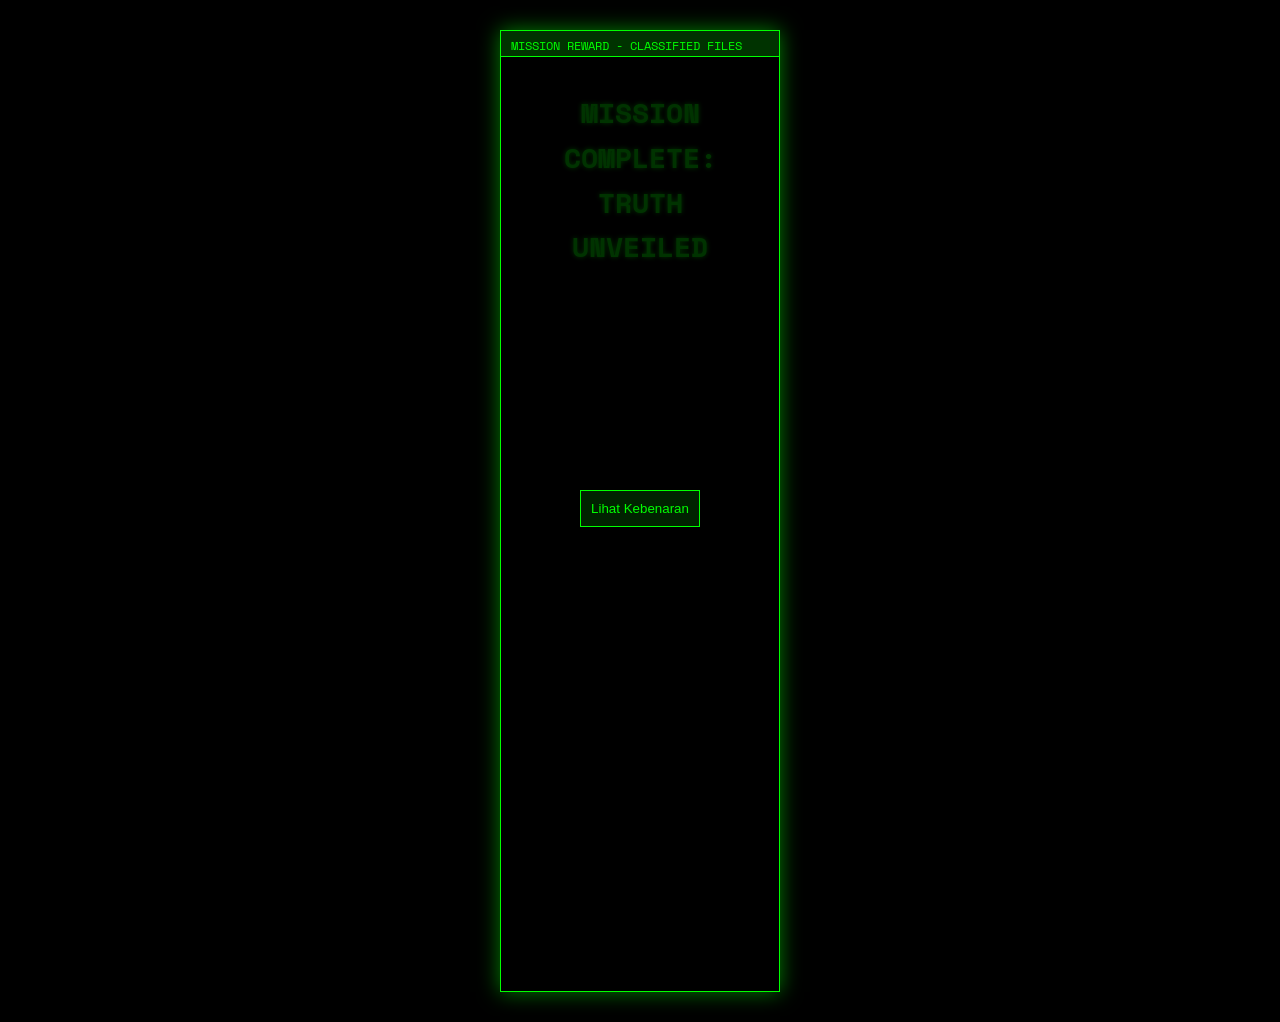
<file: ending-2.html>
<!DOCTYPE html>
<html lang="en">
<head>
  <meta charset="UTF-8" />
  <meta name="viewport" content="width=device-width, initial-scale=1.0"/>
  <title>Truth Ending</title>
  <link rel="preconnect" href="https://fonts.googleapis.com" />
  <link rel="preconnect" href="https://fonts.gstatic.com" crossorigin />
  <link href="https://fonts.googleapis.com/css2?family=Space+Mono:wght@400;700&display=swap" rel="stylesheet" />
  <style>
    body {
      background-color: #000;
      color: #00ff00;
      font-family: 'Space Mono', monospace;
      margin: 0;
      padding: 20px;
      line-height: 1.6;
    }

    .container {
      max-width: 280px;
      margin: 0 auto;
      padding: 10px;
    }

    .terminal {
      border: 1px solid #00ff00;
      padding: 30px;
      position: relative;
      box-shadow: 0 0 20px rgba(0, 255, 0, 0.5);
      display: flex;
      flex-direction: column;
      height: 100vh;
    }

    .terminal::before {
      content: "";
      position: absolute;
      top: 0;
      left: 0;
      right: 0;
      height: 25px;
      background: #003300;
      border-bottom: 1px solid #00ff00;
    }

    .terminal::after {
      content: "MISSION REWARD - CLASSIFIED FILES";
      position: absolute;
      top: 5px;
      left: 10px;
      font-size: 12px;
    }

    h1 {
      text-align: center;
      font-size: 28px;
      margin-top: 30px;
      text-shadow: 0 0 5px #00ff00;
      opacity: 0;
    }

    .blinking-cursor::after {
      content: "|";
      animation: blink 1s infinite;
    }

    @keyframes blink {
      0%, 100% { opacity: 1; }
      50% { opacity: 0; }
    }

    p {
      margin: 20px 0;
      opacity: 0;
    }

    .highlight {
      color: #ffffff;
      font-weight: bold;
      text-shadow: 0 0 5px #00ff00;
    }

    .code-display {
      background: #002200;
      padding: 15px;
      border-left: 3px solid #00ff00;
      font-size: 20px;
      text-align: center;
      margin: 30px 0;
      opacity: 0;
      transition: all 0.3s;
    }

    .code-display:hover {
      background: #003300;
      transform: scale(1.05);
      box-shadow: 0 0 15px rgba(0, 255, 0, 0.8);
    }

    .back-button {
      display: block;
      width: 120px;
      margin: 1px auto;
      padding: 12px;
      background: #003300;
      color: #00ff00;
      text-align: center;
      text-decoration: none;
      border: 1px solid #00ff00;
      transition: all 0.3s;
      opacity: 0;
      cursor: pointer;
    }

    .back-button:hover {
      background: #004400;
      box-shadow: 0 0 15px rgba(0, 255, 0, 0.7);
      transform: translateY(-3px);
    }

    .popup-overlay {
      position: fixed;
      top: 0; left: 0; right: 0; bottom: 0;
      background: rgba(0, 0, 0, 0.8);
      display: none;
      justify-content: center;
      align-items: center;
      z-index: 1000;
    }

    .popup {
      background-color: #001100;
      border: 2px solid #00ff00;
      padding: 20px;
      max-width: 600px;
      max-height: 80vh;
      overflow-y: auto;
      box-shadow: 0 0 15px rgba(0, 255, 0, 0.8);
      position: relative;
    }

    .popup .close-btn {
      position: absolute;
      top: 10px;
      right: 15px;
      background: #002200;
      border: 1px solid #00ff00;
      color: #00ff00;
      cursor: pointer;
      padding: 4px 8px;
    }

    .popup .close-btn:hover {
      background: #003300;
    }

    .narrative-container::-webkit-scrollbar {
      width: 8px;
    }

    .narrative-container::-webkit-scrollbar-track {
      background: #001100;
    }

    .narrative-container::-webkit-scrollbar-thumb {
      background-color: #00aa00;
      border-radius: 4px;
    }
  </style>
</head>
<body>
  <div class="container">
    <div class="terminal">
      <h1 id="main-title">MISSION COMPLETE: TRUTH UNVEILED</h1>

      <button id="openPopup" style="margin:auto; padding:10px; background:#002200; color:#00ff00; border:1px solid #00ff00; cursor:pointer;">Lihat Kebenaran</button>

      <div class="code-display">LEVEL CODE: END1-TRUE</div>
      <a href="index.html" class="back-button" id="back-button">Kembali ke Lobi</a>

      <div class="popup-overlay" id="popupOverlay">
        <div class="popup">
          <button class="close-btn" id="closePopup">X</button>
          <div class="narrative-container" id="narrative">
            <div id="content">
              <p>Ternyata, kasus ini bukan sekadar pembunuhan biasa.</p>
              <p>Semua bukti yang kamu temukan—catatan medis palsu, kamera pengawas yang dimanipulasi, dan pesan tersembunyi dalam jurnal korban—mengarah pada satu nama: <span class="highlight">Dr. Alven Ried</span>, seorang ilmuwan pemerintah yang telah menjalankan eksperimen rahasia selama lebih dari 12 tahun.</p>
              <p>Korban terakhir, yang terlihat seperti hanya seorang jurnalis, ternyata adalah informan internal yang hendak membocorkan proyek bernama <span class="highlight">Orion Protocol</span>, yaitu program manipulasi memori massal menggunakan gelombang frekuensi rendah.</p>
              <p>Tujuannya? Mengontrol opini publik, menghapus jejak kesalahan masa lalu, dan menciptakan ulang sejarah.</p>
              <p>Berkat penyelidikanmu, kamu berhasil memulihkan data asli dari perangkat otak korban, membuka kebenaran lewat rekaman ingatannya yang dipulihkan.</p>
              <p>Dunia kini tahu apa yang terjadi. Pemerintah terpaksa mengakui keberadaan proyek itu, dan Dr. Ried ditangkap dalam konferensi pers yang disiarkan global.</p>
              <p class="highlight">Kebenaran telah diselamatkan.</p>
            </div>
          </div>
        </div>
      </div>

    </div>
  </div>

  <audio id="button-sound" src="assets/audio/button.mp3" preload="auto"></audio>
  <audio id="bg-music" src="assets/audio/TheFatRat - Xenogenesis Outro Song But Only The Best Part.mp3" loop preload="auto"></audio>
  <script>
  document.addEventListener('DOMContentLoaded', function () {
    const title = document.getElementById('main-title');
    const narrativeContainer = document.getElementById('narrative');
    const elements = [...document.querySelectorAll('#content p')];
    const codeDisplay = document.querySelector('.code-display');
    const backButton = document.getElementById('back-button');
    const buttonSound = document.getElementById('button-sound');
    const openPopup = document.getElementById('openPopup');
    const popupOverlay = document.getElementById('popupOverlay');
    const closePopup = document.getElementById('closePopup');

    narrativeContainer.style.opacity = '0';

    setTimeout(() => {
      animateElement(title, 0, () => {
        animateElement(narrativeContainer, 0, () => {
          animateElementsSequentially(elements, 0, () => {
            animateElement(codeDisplay, 0, () => {
              animateElement(backButton, 0);
            });
          });
        });
      });
    }, 1000);

    function animateElement(element, charIndex, callback) {
      let opacity = parseFloat(window.getComputedStyle(element).opacity);
      opacity += 0.05;
      element.style.opacity = opacity;
      if (opacity < 1) {
        setTimeout(() => animateElement(element, charIndex, callback), 50);
      } else {
        if (callback) callback();
      }
    }

    function animateElementsSequentially(elements, index, finalCallback) {
      if (index >= elements.length) {
        if (finalCallback) finalCallback();
        return;
      }
      animateElement(elements[index], 0, () => {
        setTimeout(() => {
          animateElementsSequentially(elements, index + 1, finalCallback);
        }, 300);
      });
    }

    openPopup.addEventListener('click', function () {
  buttonSound.currentTime = 0;
  buttonSound.play();
  popupOverlay.style.display = 'flex';

  // Mainkan musik latar
  const bgMusic = document.getElementById('bg-music');
  bgMusic.play().catch(e => {
    console.warn("Autoplay prevented:", e);
  });

  // Simpan achievement ke localStorage dalam bentuk JSON
  let achievements = JSON.parse(localStorage.getItem('achievements')) || {};
  achievements.truth_ending = true;
  localStorage.setItem('achievements', JSON.stringify(achievements));
});

    closePopup.addEventListener('click', function () {
      buttonSound.currentTime = 0;
      buttonSound.play();
      popupOverlay.style.display = 'none';
    });

    backButton.addEventListener('click', function (e) {
      e.preventDefault();
      buttonSound.currentTime = 0;
      buttonSound.play();
      setTimeout(() => {
        window.location.href = backButton.href;
      }, 300); // Delay agar suara sempat terdengar
    });
  });
</script>
</body>
</html>
</file>
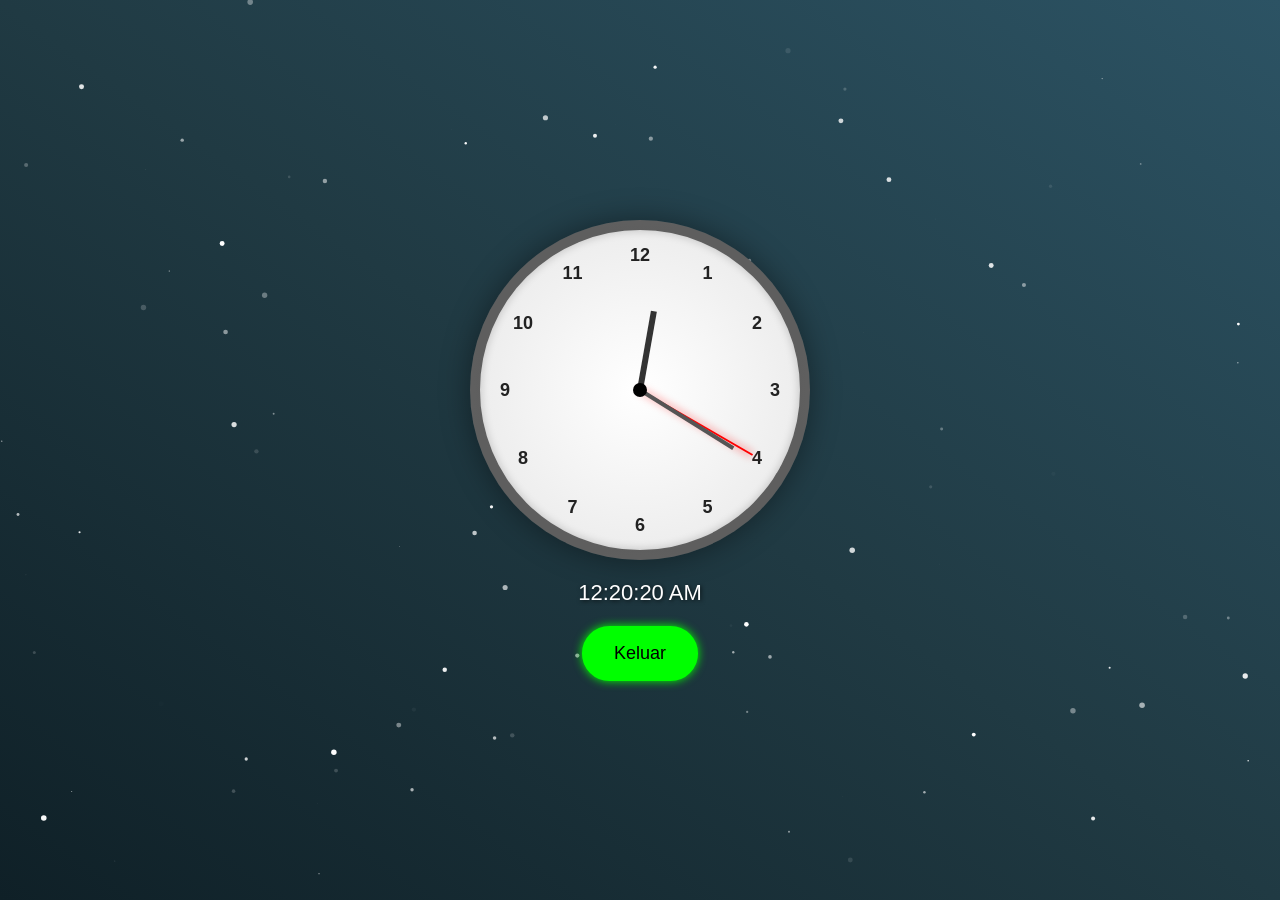
<file: jam.html>
<!DOCTYPE html>
<html lang="en">
<head>
  <meta charset="UTF-8">
  <title>Jam Analog Imersif Ultra</title>
  <style>
    body {
      margin: 0;
      height: 100vh;
      overflow: hidden;
      display: flex;
      flex-direction: column;
      align-items: center;
      justify-content: center;
      transition: background 3s ease;
      font-family: 'Segoe UI', sans-serif;
    }

    canvas {
      position: fixed;
      top: 0;
      left: 0;
      z-index: -1;
    }

    .day {
      background: linear-gradient(to top right, #a1c4fd, #c2e9fb);
    }

    .night {
      background: linear-gradient(to top right, #0f2027, #203a43, #2c5364);
    }

    .clock {
      position: relative;
      width: 320px;
      height: 320px;
      border: 10px solid rgba(0, 0, 0, 0.6);
      border-radius: 50%;
      background: radial-gradient(circle at center, #fff, #e6e6e6);
      box-shadow: 0 0 30px rgba(0, 0, 0, 0.4), inset 0 0 10px rgba(0, 0, 0, 0.2);
    }

    .hand {
      position: absolute;
      bottom: 50%;
      left: 50%;
      transform-origin: bottom;
      transform: translateX(-50%) rotate(0deg);
      transition: transform 0.2s ease-in-out;
    }

    .hour {
      width: 6px;
      height: 80px;
      background: #333;
      z-index: 3;
    }

    .minute {
      width: 4px;
      height: 110px;
      background: #555;
      z-index: 2;
    }

    .second {
      width: 2px;
      height: 130px;
      background: red;
      box-shadow: 0 0 8px red;
      z-index: 1;
    }

    .center {
      position: absolute;
      top: 50%;
      left: 50%;
      width: 14px;
      height: 14px;
      background: #000;
      border-radius: 50%;
      transform: translate(-50%, -50%);
      z-index: 5;
    }

    .number {
      position: absolute;
      width: 30px;
      height: 30px;
      text-align: center;
      line-height: 30px;
      font-weight: bold;
      font-size: 18px;
      color: #222;
      top: 50%;
      left: 50%;
      transform-origin: center;
      opacity: 0;
      animation: fadeIn 1s forwards;
    }

    .digital-time {
      margin-top: 20px;
      font-size: 22px;
      color: #fff;
      text-shadow: 1px 1px 4px rgba(0, 0, 0, 0.7);
    }

    @keyframes fadeIn {
      to {
        opacity: 1;
      }
    }

    .notification {
      position: fixed;
      bottom: 30px;
      left: 50%;
      transform: translateX(-50%);
      background: rgba(0, 255, 100, 0.1);
      color: #0f0;
      border: 2px solid #0f0;
      padding: 16px 28px;
      border-radius: 10px;
      font-size: 16px;
      box-shadow: 0 0 12px #0f0;
      text-align: center;
      opacity: 0;
      pointer-events: none;
      animation: popup 4s ease forwards;
    }

    @keyframes popup {
      0% { opacity: 0; transform: translate(-50%, 20px); }
      10%, 90% { opacity: 1; transform: translate(-50%, 0); }
      100% { opacity: 0; transform: translate(-50%, -20px); }
    }

    .btn {
      padding: 15px 30px;
      margin-top: 20px;
      font-size: 18px;
      background-color: #0f0;
      color: #000;
      border: 2px solid #0f0;
      border-radius: 30px;
      cursor: pointer;
      box-shadow: 0 0 10px #0f0;
      transition: 0.3s ease;
    }

    .btn:hover {
      background-color: #0f0;
      color: #000;
      transform: scale(1.1);
      box-shadow: 0 0 20px #0f0;
    }
  </style>
</head>
<body>

<canvas id="particles"></canvas>

<div class="clock">
  <div class="center"></div>
  <div class="hand hour" id="hour"></div>
  <div class="hand minute" id="minute"></div>
  <div class="hand second" id="second"></div>
</div>

<div class="digital-time" id="digital-time"></div>

<div id="notification" class="notification" style="display: none;">
  Achievement Unlocked: <strong>Penemu Waktu</strong>
</div>

<audio id="tick-sound" src="assets/audio/type.mp3" preload="auto"></audio>
<audio id="get-sound" src="assets/audio/get.mp3" preload="auto"></audio>

<!-- Tombol Keluar -->
<button id="exitButton" class="btn" onclick="window.location.href='berangkas.html'">Keluar</button>

<script>
  const tickSound = document.getElementById('tick-sound');
  const getSound = document.getElementById('get-sound');
  const digitalTime = document.getElementById('digital-time');
  const notification = document.getElementById('notification');
  const clock = document.querySelector('.clock');
  const body = document.body;

  for (let i = 1; i <= 12; i++) {
    const num = document.createElement('div');
    num.className = 'number';
    num.textContent = i;
    const angle = (i - 3) * (Math.PI * 2) / 12;
    const radius = 135;
    const x = Math.cos(angle) * radius;
    const y = Math.sin(angle) * radius;
    num.style.transform = `translate(-50%, -50%) translate(${x}px, ${y}px)`;
    num.style.animationDelay = `${i * 0.1}s`;
    clock.appendChild(num);
  }

  function updateClock() {
    const now = new Date();
    const hour = now.getHours();
    const hour12 = hour % 12;
    const minute = now.getMinutes();
    const second = now.getSeconds();

    tickSound.currentTime = 0;
    tickSound.play().catch(() => {});

    const isNight = hour < 6 || hour >= 18;
    body.classList.toggle('night', isNight);
    body.classList.toggle('day', !isNight);

    document.getElementById('hour').style.transform = `translateX(-50%) rotate(${(hour12 + minute / 60) * 30}deg)`;
    document.getElementById('minute').style.transform = `translateX(-50%) rotate(${(minute + second / 60) * 6}deg)`;
    document.getElementById('second').style.transform = `translateX(-50%) rotate(${second * 6}deg)`;

    digitalTime.textContent = now.toLocaleTimeString();
  }

  setInterval(updateClock, 1000);
  updateClock();

  const canvas = document.getElementById('particles');
  const ctx = canvas.getContext('2d');
  let particles = [];

  function resizeCanvas() {
    canvas.width = window.innerWidth;
    canvas.height = window.innerHeight;
  }

  function createParticles() {
    for (let i = 0; i < 100; i++) {
      particles.push({
        x: Math.random() * canvas.width,
        y: Math.random() * canvas.height,
        radius: Math.random() * 3,
        alpha: Math.random(),
        dx: (Math.random() - 0.5) * 0.5,
        dy: (Math.random() - 0.5) * 0.5
      });
    }
  }

  function drawParticles() {
    ctx.clearRect(0, 0, canvas.width, canvas.height);
    for (let p of particles) {
      ctx.beginPath();
      ctx.arc(p.x, p.y, p.radius, 0, Math.PI * 2);
      ctx.fillStyle = `rgba(255, 255, 255, ${p.alpha})`;
      ctx.fill();
      p.x += p.dx;
      p.y += p.dy;
      if (p.x < 0 || p.x > canvas.width) p.dx *= -1;
      if (p.y < 0 || p.y > canvas.height) p.dy *= -1;
    }
    requestAnimationFrame(drawParticles);
  }

  resizeCanvas();
  createParticles();
  drawParticles();
  window.addEventListener('resize', () => {
    resizeCanvas();
    particles = [];
    createParticles();
  });

  const achievements = JSON.parse(localStorage.getItem("achievements") || "{}");
  if (!achievements["Time_founder"]) {
    achievements["Time_founder"] = true;
    localStorage.setItem("achievements", JSON.stringify(achievements));

    getSound.play().catch(() => {});
    notification.style.display = 'block';
    setTimeout(() => {
      notification.style.display = 'none';
    }, 4000);
  }
</script>

</body>
</html>
</file>
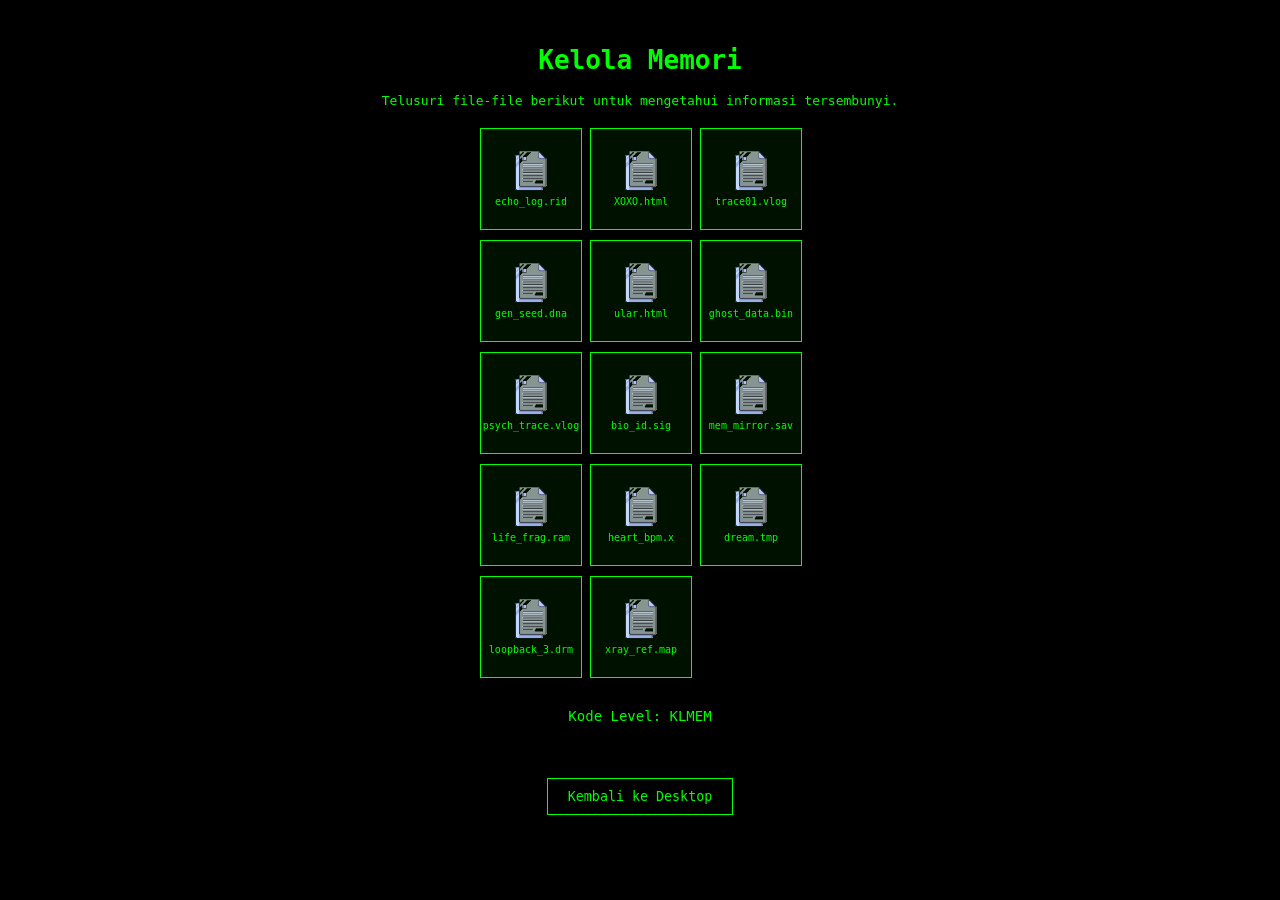
<file: kelola_memori.html>
<!DOCTYPE html><html lang="id">
<head>
  <meta charset="UTF-8">
  <title>Kelola Memori</title>
  <style>
    body {
      background: #000;
      color: #0f0;
      font-family: monospace;
      text-align: center;
      padding: 20px;
    }
    .grid {
      display: grid;
      grid-template-columns: repeat(3, 100px);
      gap: 10px;
      justify-content: center;
      margin: 20px auto;
    }
    .file {
      display: flex;
      flex-direction: column;
      align-items: center;
      justify-content: center;
      width: 100px;
      height: 100px;
      background-color: #001100;
      border: 1px solid #0f0;
      cursor: pointer;
      position: relative;
    }
    .file img {
      width: 40px;
      height: 40px;
    }
    .file span {
      margin-top: 5px;
      font-size: 10px;
      color: #0f0;
      word-break: break-word;
      text-align: center;
    }
    #popupMenu {
      display: none;
      position: absolute;
      background: #fff;
      color: #000;
      border: 1px solid #333;
      z-index: 1000;
      font-family: monospace;
    }
    #popupMenu button {
      display: block;
      width: 100%;
      background: #fff;
      color: #000;
      border: none;
      padding: 6px 10px;
      text-align: left;
      cursor: pointer;
    }
    #popupMenu button:hover {
      background: #eee;
    }
    #popupMenu button.disabled {
      color: #888;
      cursor: not-allowed;
    }
    #loadingPopup {
      display: none;
      position: fixed;
      top: 50%;
      left: 50%;
      transform: translate(-50%, -50%);
      background: #111;
      color: #0f0;
      border: 1px solid #0f0;
      padding: 30px;
      font-family: monospace;
      z-index: 9999;
    }
    #textViewer {
      display: none;
      position: fixed;
      top: 50%;
      left: 50%;
      transform: translate(-50%, -50%);
      width: 300px;
      height: 400px;
      background: #111;
      color: #0f0;
      border: 1px solid #0f0;
      font-family: monospace;
      z-index: 9999;
      overflow-y: auto;
    }
    #textContent {
      padding: 15px;
      white-space: pre-wrap;
    }
    .close-btn {
      position: absolute;
      top: 5px;
      right: 10px;
      color: red;
      font-weight: bold;
      font-size: 16px;
      cursor: pointer;
    }
    #levelCode {
      margin-top: 30px;
      font-size: 14px;
      color: #0f0;
    }
    #backButton {
      margin-top: 40px;
      padding: 10px 20px;
      background: #000;
      color: #0f0;
      border: 1px solid #0f0;
      cursor: pointer;
      font-family: monospace;
    }
  </style>
</head>
<body>
  <h1>Kelola Memori</h1>
  <p>Telusuri file-file berikut untuk mengetahui informasi tersembunyi.</p>
  <div class="grid" id="fileGrid"></div>
  <div id="popupMenu"></div>
  <div id="loadingPopup">Membuka file...</div>
  <div id="textViewer">
    <div class="close-btn" onclick="closeViewer()">x</div>
    <pre id="textContent"></pre>
  </div>
  <p id="levelCode">Kode Level: KLMEM</p>
  <button id="backButton" onclick="location.href='level-4b1.html'">Kembali ke Desktop</button>
  <audio id="buttonSound" src="assets/audio/button.mp3" preload="auto"></audio>
  <audio id="alertSound" src="assets/audio/alert.mp3" preload="auto"></audio>  <script>
    let fileNames = [
      "echo_log.rid", "XOXO.html", "trace01.vlog", "gen_seed.dna",
      "ular.html", "ghost_data.bin", "psych_trace.vlog", "bio_id.sig",
      "mem_mirror.sav", "life_frag.ram", "heart_bpm.x", "dream.tmp",
      "loopback_3.drm", "xray_ref.map"
    ];

    let fileContents = {};
    let currentFile = null;

    const grid = document.getElementById("fileGrid");
    const popupMenu = document.getElementById("popupMenu");
    const loadingPopup = document.getElementById("loadingPopup");
    const textViewer = document.getElementById("textViewer");
    const textContent = document.getElementById("textContent");

    fetch("assets/media/orion_logs.json")
      .then(res => res.json())
      .then(data => fileContents = data);

    function renderFiles() {
      grid.innerHTML = "";
      fileNames.forEach(name => {
        const div = document.createElement("div");
        div.className = "file";
        div.dataset.filename = name;
        div.innerHTML = `
          <img src="assets/images/file.png">
          <span>${name}</span>
        `;
        div.ondblclick = (e) => {
          e.preventDefault();
          currentFile = div;
          showMenu(e.pageX, e.pageY);
        };
        grid.appendChild(div);
      });
    }

    function showMenu(x, y) {
      const filename = currentFile.dataset.filename;
      playSound("buttonSound");
      popupMenu.style.left = `${x}px`;
      popupMenu.style.top = `${y}px`;
      popupMenu.style.display = "block";
      popupMenu.innerHTML = `
        <button onclick="openFile('${filename}')">Open</button>
        <button onclick="renameFile()">Rename</button>
        <button onclick="alert('Paste dinonaktifkan.')" class='disabled'>Paste</button>
        <button onclick="deleteFile()">Delete</button>
        <button onclick="alert('Tidak dapat mengunggah file.')">Upload</button>
        <button onclick="closeMenu()">Close</button>
      `;
    }

    function openFile(name) {
      closeMenu();
      loadingPopup.style.display = "block";
      setTimeout(() => {
        loadingPopup.style.display = "none";
        if (name === "XOXO.html" || name === "ular.html") {
          alert("Terjadi masalah! Kode Error: 0512");
        } else {
          const content = fileContents[name + ".txt"] || "[File tidak memiliki isi.]";
          textContent.textContent = content;
          textViewer.style.display = "block";
        }
      }, 1000);
    }

    function closeViewer() {
      textViewer.style.display = "none";
    }

    function renameFile() {
      const oldName = currentFile.dataset.filename;
      const newName = prompt("Masukkan nama baru:", oldName);
      if (newName && newName.trim() !== "") {
        const index = fileNames.indexOf(oldName);
        fileNames[index] = newName.trim();
        renderFiles();
      }
      closeMenu();
    }

    function deleteFile() {
      const name = currentFile.dataset.filename;
      const index = fileNames.indexOf(name);
      if (index !== -1) {
        fileNames.splice(index, 1);
        renderFiles();
      }
      closeMenu();
    }

    function closeMenu() {
      popupMenu.style.display = "none";
    }

    function playSound(id) {
      const sfx = document.getElementById(id);
      sfx.currentTime = 0;
      sfx.play();
    }

    window.addEventListener("click", function(e) {
      if (!popupMenu.contains(e.target)) closeMenu();
    });

    renderFiles();
  </script></body>
</html>
</file>
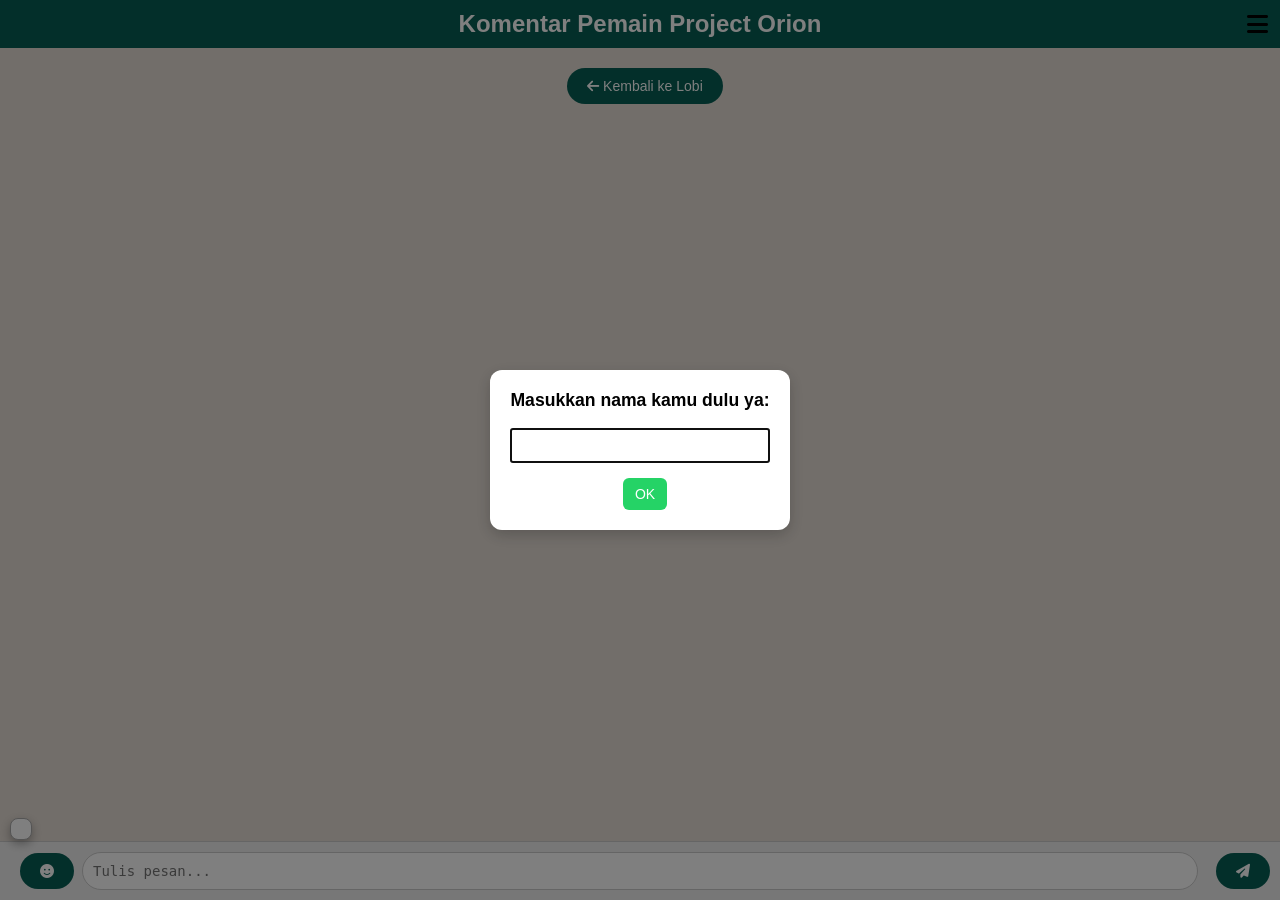
<file: Komentar.html>
<!DOCTYPE html>
<html lang="id">
<head>
  <meta charset="UTF-8" />
  <title>Komentar Project Orion</title>
  <link rel="stylesheet" href="styles-default.css">
  <!-- Tambahkan Font Awesome -->
  <link rel="stylesheet" href="https://cdnjs.cloudflare.com/ajax/libs/font-awesome/6.5.0/css/all.min.css" crossorigin="anonymous" referrerpolicy="no-referrer" />

<style>
.popup-stiker {
  display: none;
  position: absolute;
  bottom: 60px;
  left: 10px;
  background: #fff;
  border: 1px solid #aaa;
  padding: 10px;
  border-radius: 8px;
  box-shadow: 0 4px 10px rgba(0,0,0,0.3);
  z-index: 10;
  max-width: 300px;
  display: flex;
  flex-wrap: wrap;
  gap: 8px;
  max-height: 300px; /* Tambahkan tinggi maksimum */
  overflow-y: auto;  /* Tambahkan scroll vertikal */
}
.popup-stiker img {
  width: 60px;
  height: 60px;
  cursor: pointer;
  transition: transform 0.1s ease;
}
.popup-stiker img:hover {
  transform: scale(1.2);
}
#formKomentar {
  display: flex;
  align-items: center;
  gap: 8px;
}
</style>

</head>
<body>
  <div id="menuToggle"><i class="fas fa-bars"></i></div>
  <div id="menuDropdown">
    <div class="menu-item"><button id="btnRefreshKomentar" onclick="refreshKomentar()"><i class="fas fa-sync-alt"></i> Refresh Komentar</button></div>
    <div class="menu-item"><button onclick="toggleFilter()"><i class="fas fa-filter"></i> Filter Komentar</button></div>
    <div class="menu-item"><button onclick="toggleTema()"><i class="fas fa-palette"></i> Ganti Tema</button></div>
    <div class="menu-item"><button onclick="toggleSuara()"><i class="fas fa-volume-up"></i> Suara: <span id="labelSuara">Aktif</span></button></div>
    <div class="menu-item"><button onclick="tampilkanSurat()"><i class="fas fa-envelope"></i> Surat dari Developer</button></div>
    <!-- Tambahan fitur -->
    <div class="menu-item"><button onclick="window.location.href='avatar.html'"><i class="fas fa-user-circle"></i> Ubah Foto Profil</button></div>
    <div class="menu-item"><button onclick="tutupMenu()"><i class="fas fa-times"></i> Tutup</button></div>
      </div>

  <h2 id="judul">Komentar Pemain Project Orion</h2>
  <div style="text-align:center; margin: 10px;">
    <div style="text-align:center; margin: 10px;">
  <button class="btn-kembali" onclick="window.location.href='index.html'">
    <i class="fas fa-arrow-left"></i> Kembali ke Lobi
  </button>
</div>
  </div>

  <ul id="daftarKomentar"></ul>

  <form id="formKomentar">
  <button type="button" id="btnStiker" title="Buka Stiker"><i class="fas fa-smile"></i></button>
    <textarea id="pesan" placeholder="Tulis pesan..." required rows="1"></textarea>
    <button type="submit"><i class="fas fa-paper-plane"></i></button>
  </form>
<div id="stikerPopup" class="popup-stiker"></div>

  <div id="popupMenu" class="popup-menu"></div>

  <div id="modalOverlay" class="modal-overlay">
    <div class="modal" id="modalBox">
      <h3 id="modalMessage">...</h3>
      <input type="text" id="modalInput" style="display:none;" />
      <button id="modalOk">OK</button>
    </div>
  </div>

  <audio id="snd-modal" src="assets/audio/button.mp3" preload="auto"></audio>
  <audio id="snd-kirim" src="assets/audio/get.mp3" preload="auto"></audio>
  <audio id="snd-reaksi" src="assets/audio/reaksi-icon.mp3" preload="auto"></audio>

  <script src="script_komentar.js"></script>
</body>
</html>
</file>
<file: Ai/style.css>
/* Reset dan dasar styling */
* {
  margin: 0;
  padding: 0;
  box-sizing: border-box;
  font-family: 'Poppins', sans-serif;
}

body {
  background: linear-gradient(to right, #9a50cb, #0000fc); /* Gradasi warna biru dan ungu */
  padding: 20px;
  display: flex;
  flex-direction: column;
  align-items: center;
  color: #fff;
  min-height: 100vh;
  font-size: 1rem;
  text-align: center;
}

/* Header */
h1 {
  color: #fff;
  font-size: 3em;
  margin-bottom: 20px;
  text-shadow: 2px 2px 5px rgba(0, 0, 0, 0.3); /* Efek bayangan pada teks */
  font-family: 'Roboto', sans-serif;
}

/* Form styling */
textarea {
  width: 300px;
  height: 120px;
  padding: 15px;
  margin-bottom: 15px;
  border-radius: 10px;
  border: 1px solid #ccc;
  font-size: 1em;
  background-color: #f1f1f1;
  transition: all 0.3s ease;
}

textarea:focus {
  outline: none;
  border-color: #2575fc;
  box-shadow: 0 0 10px rgba(37, 117, 252, 0.6);
}

select {
  width: 120px;
  padding: 12px;
  margin-right: 10px;
  border-radius: 10px;
  border: 1px solid #ccc;
  font-size: 1em;
  background-color: #f1f1f1;
  transition: all 0.3s ease;
}

select:focus {
  outline: none;
  border-color: #2575fc;
  box-shadow: 0 0 10px rgba(37, 117, 252, 0.6);
}

button {
  padding: 10px 10px;
  background-color: #2575fc;
  color: white;
  border: none;
  border-radius: 10px;
  font-size: 1.1em;
  cursor: pointer;
  transition: background-color 0.3s ease, transform 0.3s ease;
  box-shadow: 0 4px 8px rgba(0, 0, 0, 0.2);
}

button:disabled {
  background-color: gray;
  cursor: not-allowed;
}

button:hover:not(:disabled) {
  background-color: #0062cc;
  transform: scale(1.05);
}

/* Grid untuk hasil gambar */
.grid-container {
  display: grid;
  grid-template-columns: repeat(auto-fill, minmax(250px, 1fr));
  gap: 20px;
  margin-top: 20px;
  width: 100%;
  padding: 10px; /* Menambahkan padding */
}

.grid-item {
  position: relative;
  overflow: hidden;
  background-color: #fff;
  border-radius: 12px;
  box-shadow: 0 4px 12px rgba(0, 0, 0, 0.1);
  transition: transform 0.3s ease, box-shadow 0.3s ease;
  min-height: 250px; /* Menjamin konsistensi ukuran */
}

.grid-item:hover {
  transform: scale(1.05);
  box-shadow: 0 8px 16px rgba(0, 0, 0, 0.2);
}

.grid-item img {
  width: 100%;
  height: 100%;
  object-fit: cover;
  border-radius: 12px;
}

/* Pop-up Fullscreen */
.popup {
  position: fixed;
  top: 0;
  left: 0;
  width: 100%;
  height: 100%;
  background: rgba(0, 0, 0, 0.7);
  display: flex;
  flex-direction: column;
  justify-content: center;
  align-items: center;
  z-index: 1000;
  transition: opacity 0.3s ease, transform 0.3s ease; /* Memperhalus pop-up */
  transform: scale(1.05); /* Memberi efek muncul */
}

.popup img {
  max-width: 90%;
  max-height: 90%;
  border-radius: 12px;
  margin-bottom: 20px;
}

.popup-buttons {
  display: flex;
  justify-content: center;
  gap: 20px;
}

.popup-buttons button {
  padding: 12px 24px;
  border: none;
  border-radius: 12px;
  font-size: 1em;
  color: #fff;
  cursor: pointer;
  transition: transform 0.3s ease, background-color 0.3s ease;
  background-color: #2575fc;
}

.popup-buttons button:hover {
  transform: scale(1.1);
  background-color: #0062cc;
}

/* Gaya tambahan untuk loading dan error gambar */
.grid-item img[src="loading.gif"] {
  width: 100%; /* Membuat gambar loading memenuhi lebar grid item */
  height: 100%; /* Membuat gambar loading memenuhi tinggi grid item */
  object-fit: cover; /* Memastikan gambar tetap proporsional dan menutupi area */
  display: block;
  margin: 0 auto;
}

.grid-item img[src="error.png"] {
  width: 100%;
  height: 100%;
  object-fit: contain;
  display: block;
  margin: 0 auto;
}
</file>
<file: Monster/style.css>
body {
    font-family: Arial, sans-serif;
    background: linear-gradient(135deg, #0f2027, #203a43, #2c5364);
    color: #e0f7fa;
    display: flex;
    justify-content: center;
    align-items: center;
    height: 100vh;
    margin: 50;
    margin-top: 200px;
    margin-bottom: 200px;
}

.container {
    background: rgba(0, 0, 0, 0.8);
    padding: 40px;
    border-radius: 15px;
    box-shadow: 0 0 20px rgba(0, 255, 255, 0.3);
    text-align: center;
    width: 400px;
    border: 1px solid #0abde3;
}

h1 {
    font-size: 28px;
    margin-bottom: 20px;
    color: #0abde3;
    text-transform: uppercase;
    letter-spacing: 1.5px;
}

.button {
    margin-top: 20px;
    padding: 15px 30px;
    border: none;
    border-radius: 50px;
    background: linear-gradient(90deg, #0abde3, #10ac84);
    color: white;
    cursor: pointer;
    transition: transform 0.3s ease, box-shadow 0.3s ease;
    font-size: 16px;
}

.button:hover {
    background: linear-gradient(90deg, #10ac84, #0abde3);
    transform: scale(1.05);
    box-shadow: 0 0 15px rgba(0, 255, 255, 0.5);
}

.info {
    margin-top: 20px;
    font-size: 15px;
    text-align: left;
    color: #b2ebf2;
    white-space: pre-wrap;
}

.loading-bar-container {
    width: 100%;
    background-color: rgba(255, 255, 255, 0.1);
    border-radius: 5px;
    overflow: hidden;
    margin-top: 20px;
    height: 15px;
    display: none;
}

.loading-bar {
    height: 100%;
    width: 0%;
    background: linear-gradient(90deg, #0abde3, #10ac84);
    animation: loadingAnimation 3s forwards;
}

@keyframes loadingAnimation {
    from { width: 0%; }
    to { width: 100%; }
}

.monster-image {
    margin-top: 25px;
    max-width: 100%;
    border-radius: 10px;
    display: none;
    border: 1px solid #0abde3;
}

.loading-image {
    display: none;
    margin-top: 20px;
    max-width: 100%;
    border-radius: 10px;
    border: 1px solid #10ac84;
}

.tombol {
    margin-top: 15px;
    padding: 12px 28px;
    background: linear-gradient(90deg, #0abde3, #10ac84);
    color: white;
    border: none;
    border-radius: 50px;
    cursor: pointer;
    font-size: 16px;
    transition: transform 0.3s ease, box-shadow 0.3s ease;
}

.tombol:hover {
    background: linear-gradient(90deg, #10ac84, #0abde3);
    transform: scale(1.05);
    box-shadow: 0 0 15px rgba(0, 255, 255, 0.5);
}
</file>
<file: dead-ending.css>
body {
      background-color: #000;
      color: #00ff00;
      font-family: 'Space Mono', monospace;
      margin: 0;
      padding: 0;
      overflow-x: hidden;
      min-height: 100vh;
    }

    .container {
      max-width: 800px;
      margin: 0 auto;
      padding: 40px 20px;
      display: flex;
      flex-direction: column;
      align-items: center;
      justify-content: flex-start;
      min-height: 100vh;
      box-sizing: border-box;
    }

    .frame-player {
      margin-bottom: 30px;
      display: flex;
      justify-content: center;
      width: 100%;
    }

    .frame-player img {
      max-width: 100%;
      height: auto;
      object-fit: contain;
      border: 2px solid #00ff00;
      box-shadow: 0 0 10px rgba(0, 255, 0, 0.5);
    }

    .narrative {
      display: none;
      border: 1px solid #00ff00;
      padding: 30px;
      box-shadow: 0 0 20px rgba(0, 255, 0, 0.5);
      width: 100%;
      box-sizing: border-box;
    }

    .narrative h1 {
      text-align: center;
      font-size: 28px;
      text-shadow: 0 0 5px #00ff00;
      margin-bottom: 30px;
    }

    .glitch {
      position: relative;
      color: #00ff00;
      animation: glitch 1s infinite;
    }

    @keyframes glitch {
      0% { text-shadow: 2px 0 red, -2px 0 blue; }
      20% { text-shadow: -2px 0 red, 2px 0 blue; }
      40% { text-shadow: 2px 0 red, -2px 0 blue; }
      60% { text-shadow: -2px 0 red, 2px 0 blue; }
      80% { text-shadow: 2px 0 red, -2px 0 blue; }
      100% { text-shadow: 0 0 transparent; }
    }

    p {
      margin: 20px 0;
      min-height: 1.2em;
    }

    .highlight {
      color: #ffffff;
      font-weight: bold;
      text-shadow: 0 0 5px #00ff00;
    }

    .code-display {
      background: #002200;
      padding: 15px;
      border-left: 3px solid #00ff00;
      font-size: 20px;
      text-align: center;
      margin: 30px 0;
    }

    .back-button {
      display: block;
      width: 220px;
      margin: 30px auto;
      padding: 12px;
      background: #003300;
      color: #00ff00;
      text-align: center;
      text-decoration: none;
      border: 1px solid #00ff00;
      cursor: pointer;
    }

    .back-button:hover {
      background: #004400;
      box-shadow: 0 0 15px rgba(0, 255, 0, 0.7);
      transform: translateY(-3px);
    }

    .popup-start {
      position: fixed;
      top: 0; left: 0; right: 0; bottom: 0;
      background: rgba(0, 0, 0, 0.9);
      display: flex;
      justify-content: center;
      align-items: center;
      z-index: 9999;
    }

    .popup-box {
      background: #001100;
      border: 2px solid #00ff00;
      padding: 30px;
      text-align: center;
      color: #00ff00;
      box-shadow: 0 0 20px rgba(0, 255, 0, 0.7);
    }

    .popup-box button {
      margin-top: 20px;
      padding: 10px 20px;
      background: #002200;
      border: 1px solid #00ff00;
      color: #00ff00;
      cursor: pointer;
    }

    .popup-box button:hover {
      background: #004400;
    }

    @media (max-width: 600px) {
      .frame-player img {
        width: 100%;
        height: auto;
      }

      .narrative {
        padding: 20px;
      }

      .popup-box {
        padding: 20px;
      }
    }
    
#continuePopup {
  position: fixed;
  top: 0;
  left: 0;
  width: 100vw;
  height: 100vh;
  background: rgba(0, 0, 0, 0.9);
  display: flex;
  justify-content: center;
  align-items: center;
  z-index: 9999;
}

#continuePopup .popup-box {
  background: #001100;
  border: 2px solid #00ff00;
  padding: 30px;
  text-align: center;
  color: #00ff00;
  box-shadow: 0 0 20px rgba(0, 255, 0, 0.7);
}

#continuePopup .popup-box p {
  margin-bottom: 20px;
  font-family: 'Space Mono', monospace;
}

#continuePopup .popup-box button {
  padding: 10px 20px;
  background: #002200;
  border: 1px solid #00ff00;
  color: #00ff00;
  cursor: pointer;
  font-family: 'Space Mono', monospace;
}

#continuePopup .popup-box button:hover {
  background: #004400;
}
</file>
<file: styles-default.css>
@font-face {
      font-family: 'fontello';
      src: url('assets/media/fontello.ttf') format('truetype');
    }
    .icon-menu:before {
      font-family: 'fontello';
      content: '\f0c9';
    }
    * {
      box-sizing: border-box;
    }
    body {
      margin: 0;
      padding: 0;
      background: #e5ddd5;
      font-family: "Segoe UI", sans-serif;
      display: flex;
      flex-direction: column;
      height: 100vh;
    }
    h2 {
      text-align: center;
      background: #075e54;
      color: white;
      padding: 10px;
      margin: 0;
    }
    #daftarKomentar {
      flex: 1;
      overflow-y: auto;
      padding: 15px;
      list-style: none;
      margin: 0;
    }
    .bubble {
      max-width: 80%;
      padding: 10px 14px;
      border-radius: 8px;
      margin: 10px 0;
      position: relative;
      word-wrap: break-word;
      clear: both;
    }
    .player {
      background: #dcf8c6;
      margin-left: auto;
      border-bottom-right-radius: 0;
    }
    .dev {
      background: #fff;
      margin-right: auto;
      border-bottom-left-radius: 0;
    }
    .bubble strong {
      font-size: 12px;
      color: #555;
      display: block;
      margin-bottom: 2px;
    }
    .timestamp {
      font-size: 10px;
      color: #999;
      position: absolute;
      bottom: 5px;
      right: 10px;
    }
    form {
      display: flex;
      padding: 10px;
      background: #f0f0f0;
      border-top: 1px solid #ccc;
    }
    textarea {
      flex: 1;
      padding: 10px;
      border: 1px solid #ccc;
      border-radius: 20px;
      resize: none;
      font-size: 14px;
      outline: none;
    }
    button {
      background: #075e54;
      color: white;
      border: none;
      padding: 10px 20px;
      margin-left: 10px;
      border-radius: 20px;
      cursor: pointer;
      font-size: 14px;
    }
    .reaksi-bar img {
      width: 28px;
      height: 28px;
      vertical-align: middle;
    }
    #menuToggle {
      position: absolute;
      top: 2px;
      right: 2px;
      cursor: pointer;
      font-family: 'fontello';
      font-size: 24px;
      padding: 10px;
      z-index: 100;
    }
    #menuDropdown {
      position: absolute;
      top: 50px;
      right: 20px;
      background: #fff;
      color: #333;
      border: 1px solid #ccc;
      border-radius: 8px;
      padding: 10px 20px;
      display: none;
      z-index: 101;
      box-shadow: 0 4px 10px rgba(0,0,0,0.2);
    }
    .menu-item {
      display: flex;
      justify-content: space-between;
      align-items: center;
      margin: 8px 0;
    }
    .menu-item button {
      background: #075e54;
      color: white;
      border: none;
      border-radius: 6px;
      padding: 5px 10px;
      font-size: 14px;
      cursor: pointer;
    }
    .menu-item button:hover {
      background: #128C7E;
    }
    .popup-menu {
      position: absolute;
      width: 220px;
      border: 1px solid #ccc;
      border-radius: 6px;
      background: #555;
      box-shadow: 0 4px 10px rgba(0,0,0,0.3);
      display: none;
      z-index: 9999;
      font-size: 14px;
    }
    .popup-titlebar {
      background: #075e54;
      color: white;
      padding: 8px 10px;
      font-weight: bold;
      border-top-left-radius: 6px;
      border-top-right-radius: 6px;
      cursor: move;
      display: flex;
      justify-content: space-between;
      align-items: center;
    }
    .popup-content {
      font-family: "Segoe UI", sans-serif;
      color: #888;
    }
    .popup-menu button {
      background: none;
      border: none;
      padding: 8px 0;
      width: 100%;
      text-align: left;
      cursor: pointer;
    }
    .popup-menu button:hover {
      background: #f0f0f0;
    }
    .popup-close {
      background: none;
      border: none;
      color: white;
      font-weight: bold;
      font-size: 16px;
      cursor: pointer;
    }
        .reaksi-wrapper {
      position: relative;
      display: inline-block;
    }
    .reaksi-popup {
      display: none;
      position: absolute;
      bottom: 120%;
      left: 0;
      background: #fff;
      border: 1px solid #ccc;
      border-radius: 24px;
      padding: 6px 8px;
      box-shadow: 0 2px 6px rgba(0,0,0,0.2);
      z-index: 10;
      flex-direction: row;
      gap: 6px;
    }
    .reaksi-popup img {
      width: 32px;
      height: 32px;
      cursor: pointer;
      transition: transform 0.2s;
    }
    .reaksi-popup img:hover {
      transform: scale(1.3);
    }
    .reaksi-saya {
      width: 20px;
      height: 20px;
      margin-left: 4px;
      vertical-align: middle;
    }
    .reaksi-summary {
      font-size: 12px;
      margin-top: 4px;
    }

.modal-overlay {
  position: fixed;
  top: 0; left: 0;
  width: 100%; height: 100%;
  background: rgba(0,0,0,0.5);
  display: none;
  align-items: center;
  justify-content: center;
  z-index: 1000;
}

.modal {
  background: white;
  border-radius: 12px;
  padding: 20px;
  max-width: 90%;
  width: 300px;
  box-shadow: 0 5px 15px rgba(0,0,0,0.2);
  text-align: center;
  font-family: sans-serif;
}

.modal h3 {
  margin-top: 0;
  font-size: 1.1em;
}

.modal input {
  width: 100%;
  padding: 8px;
  margin-top: 10px;
}

.modal button {
  margin-top: 15px;
  padding: 8px 12px;
  border: none;
  background-color: #25D366;
  color: white;
  border-radius: 6px;
  cursor: pointer;
}

.avatar-container {
  display: flex;
  align-items: center;
  gap: 8px;
  margin-bottom: 5px;
}
.avatar-mini {
  width: 40px;
  height: 40px;
  border-radius: 15px;
  object-fit: cover;
  border: 1px solid #0f0;
}
</file>
